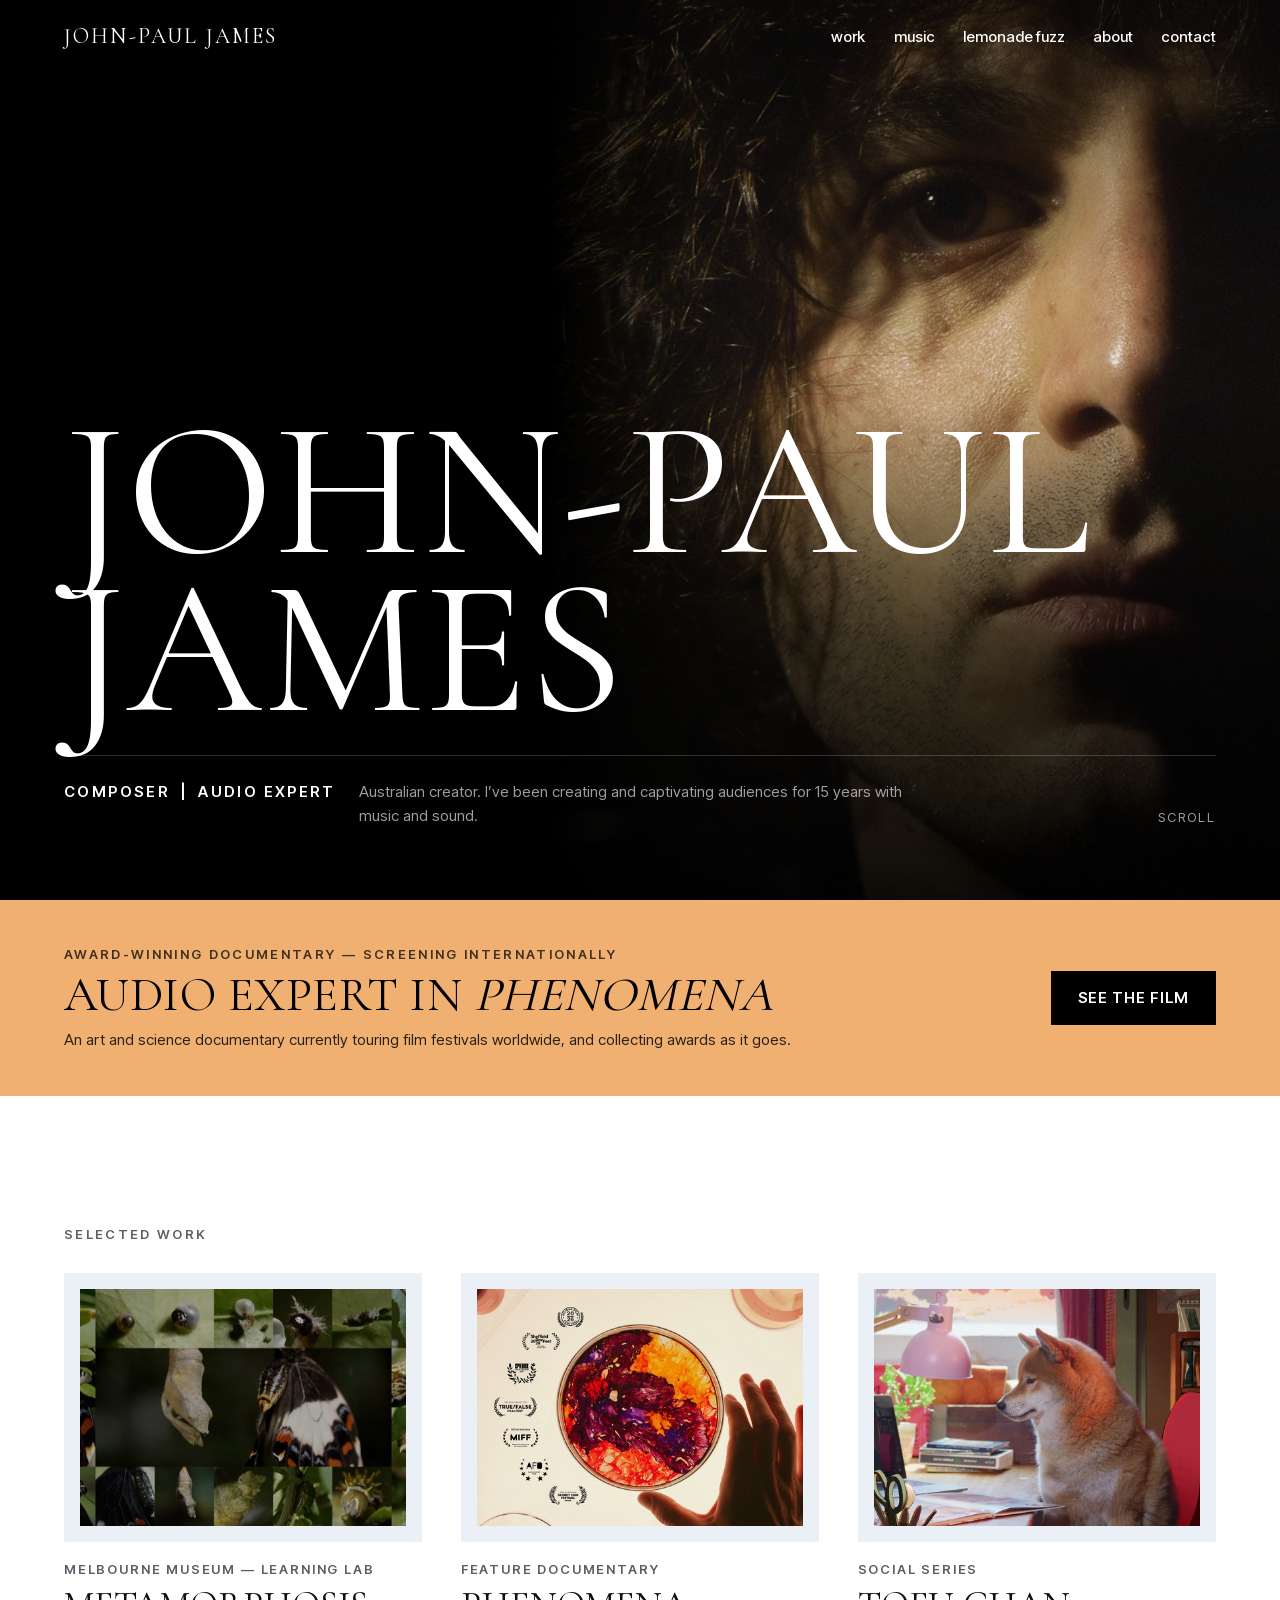
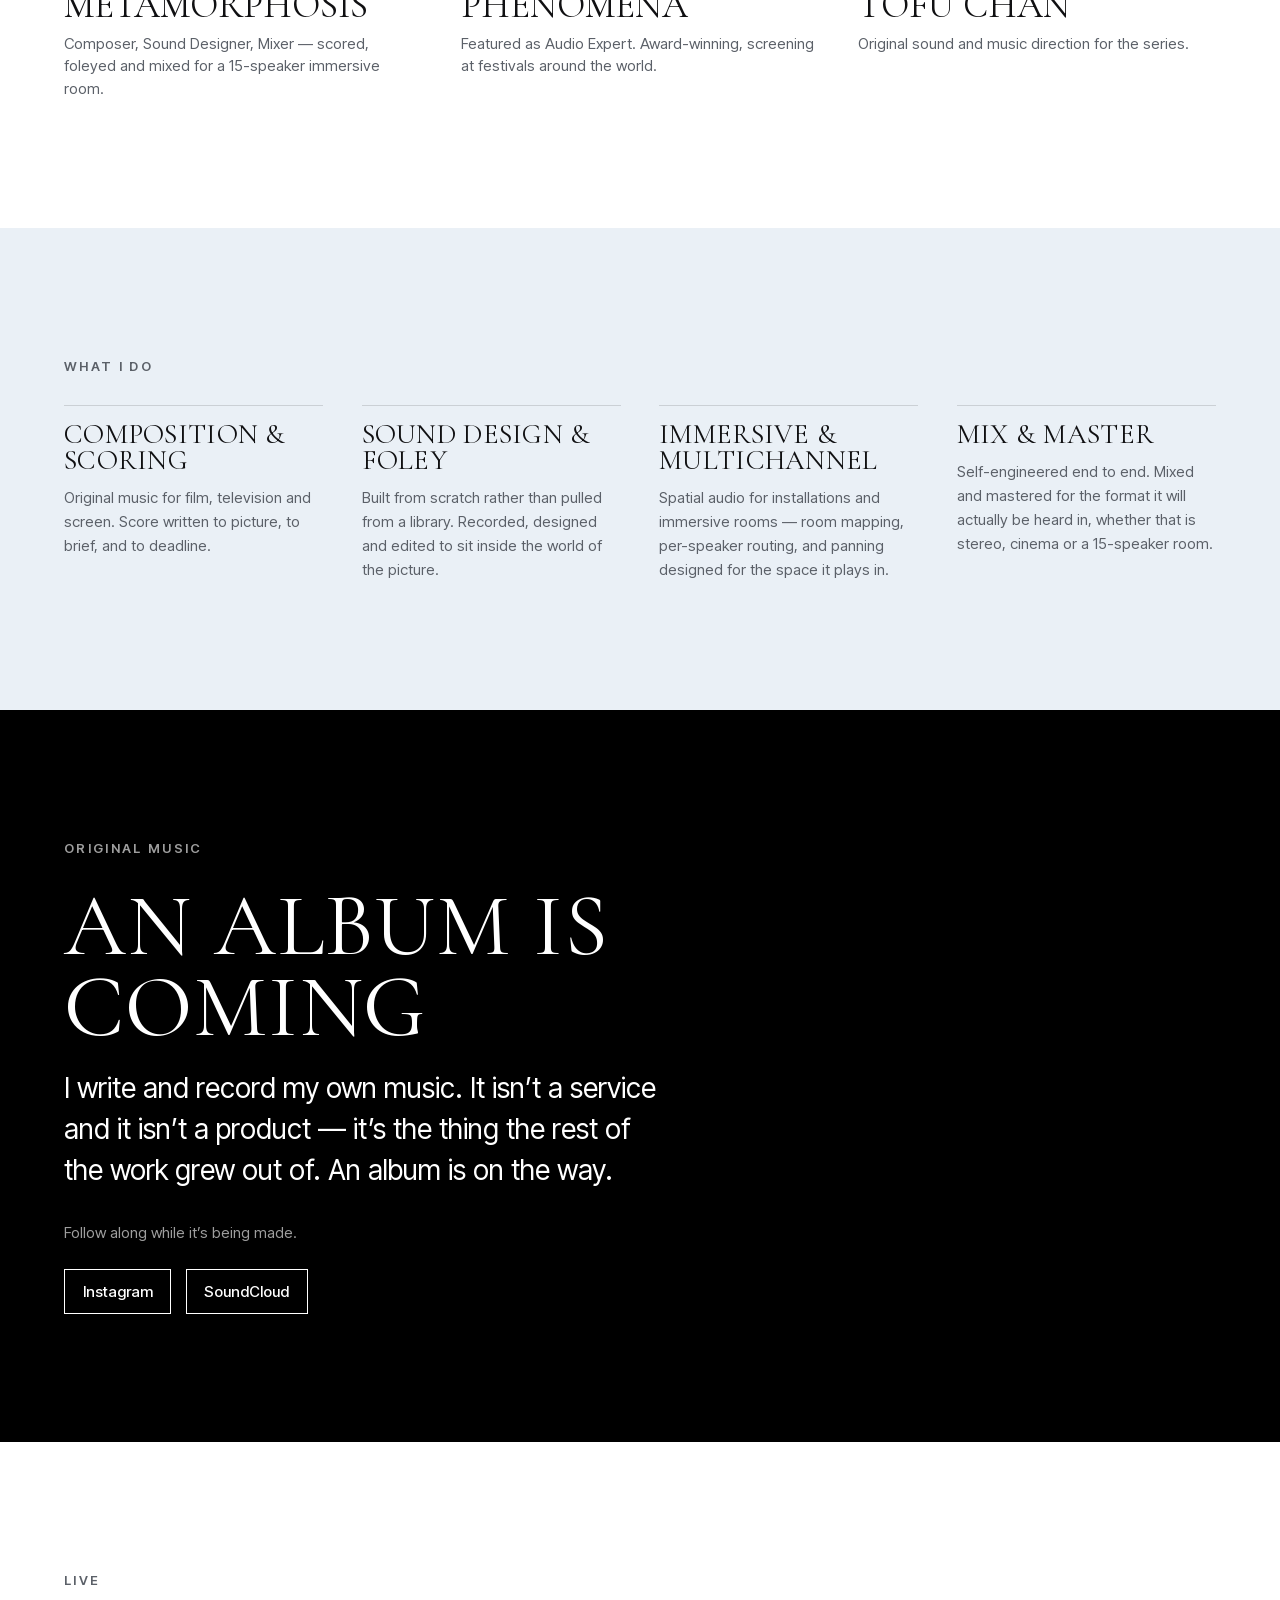
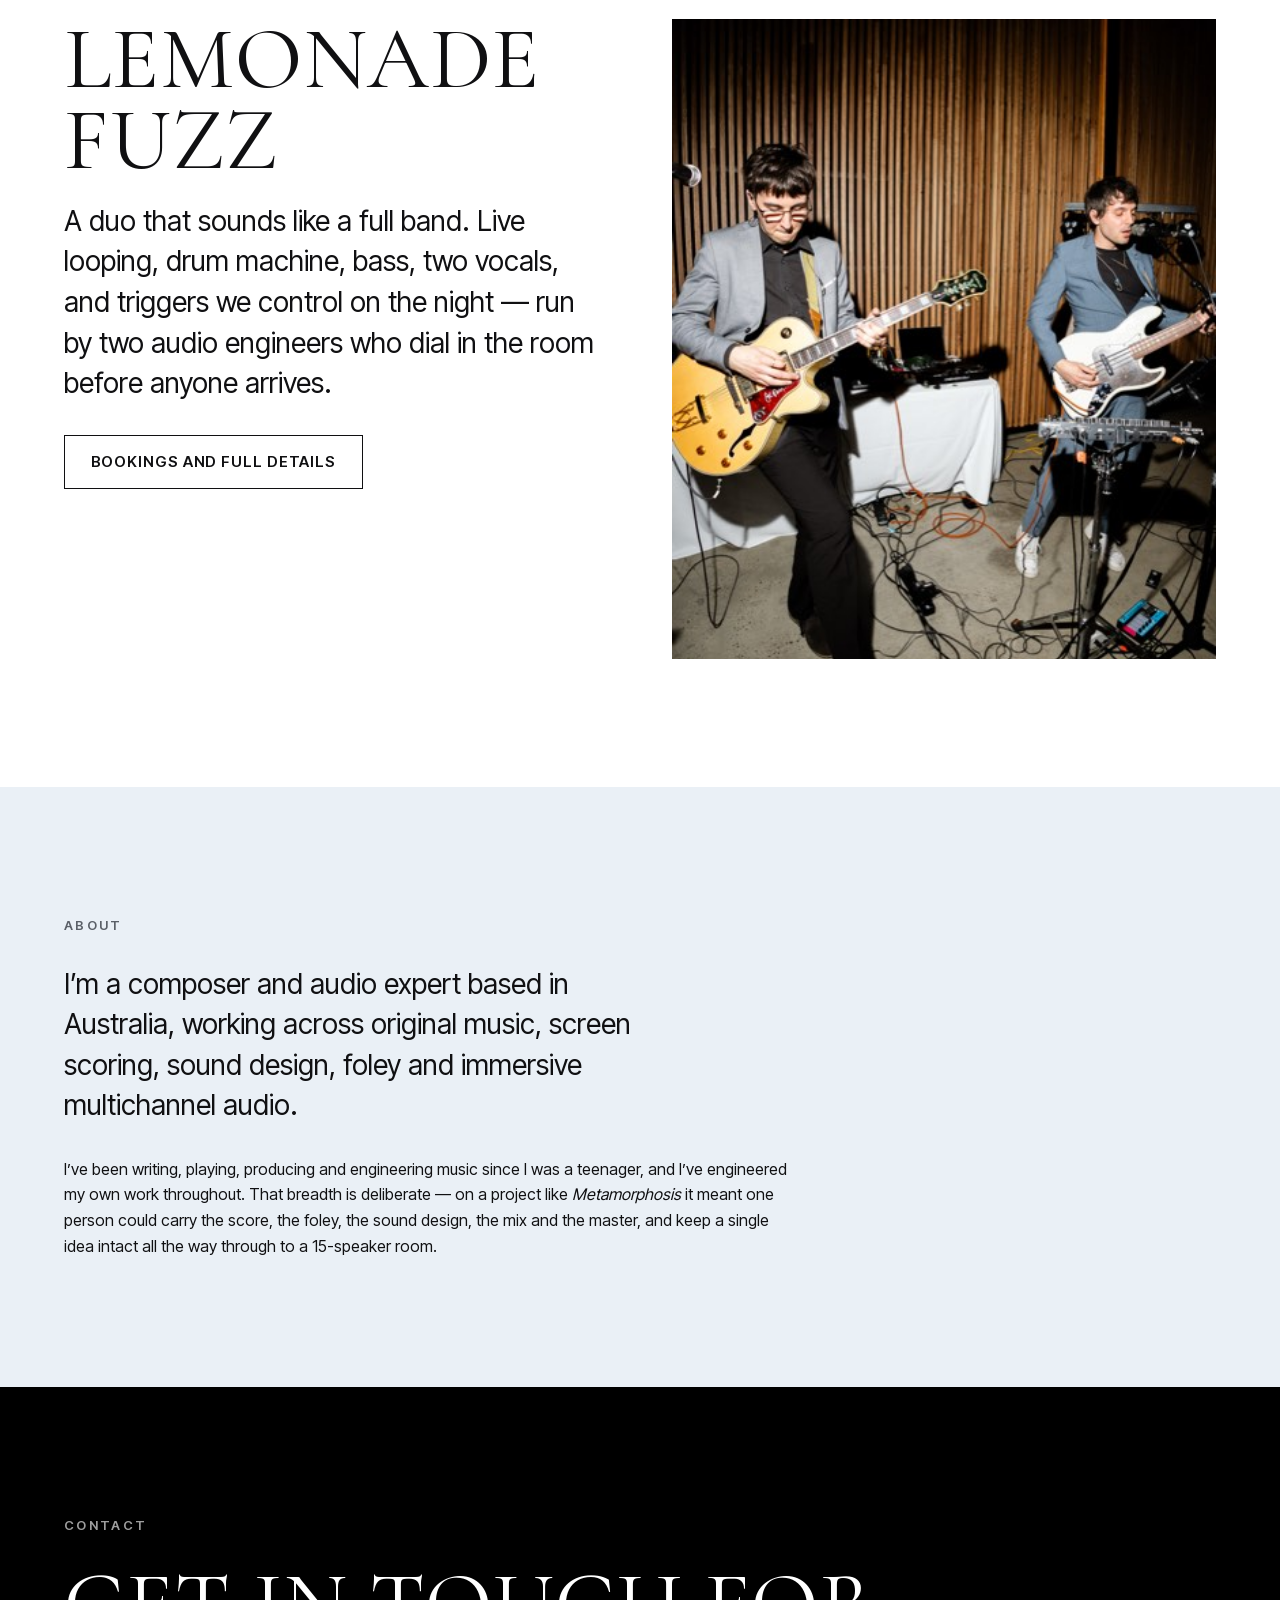
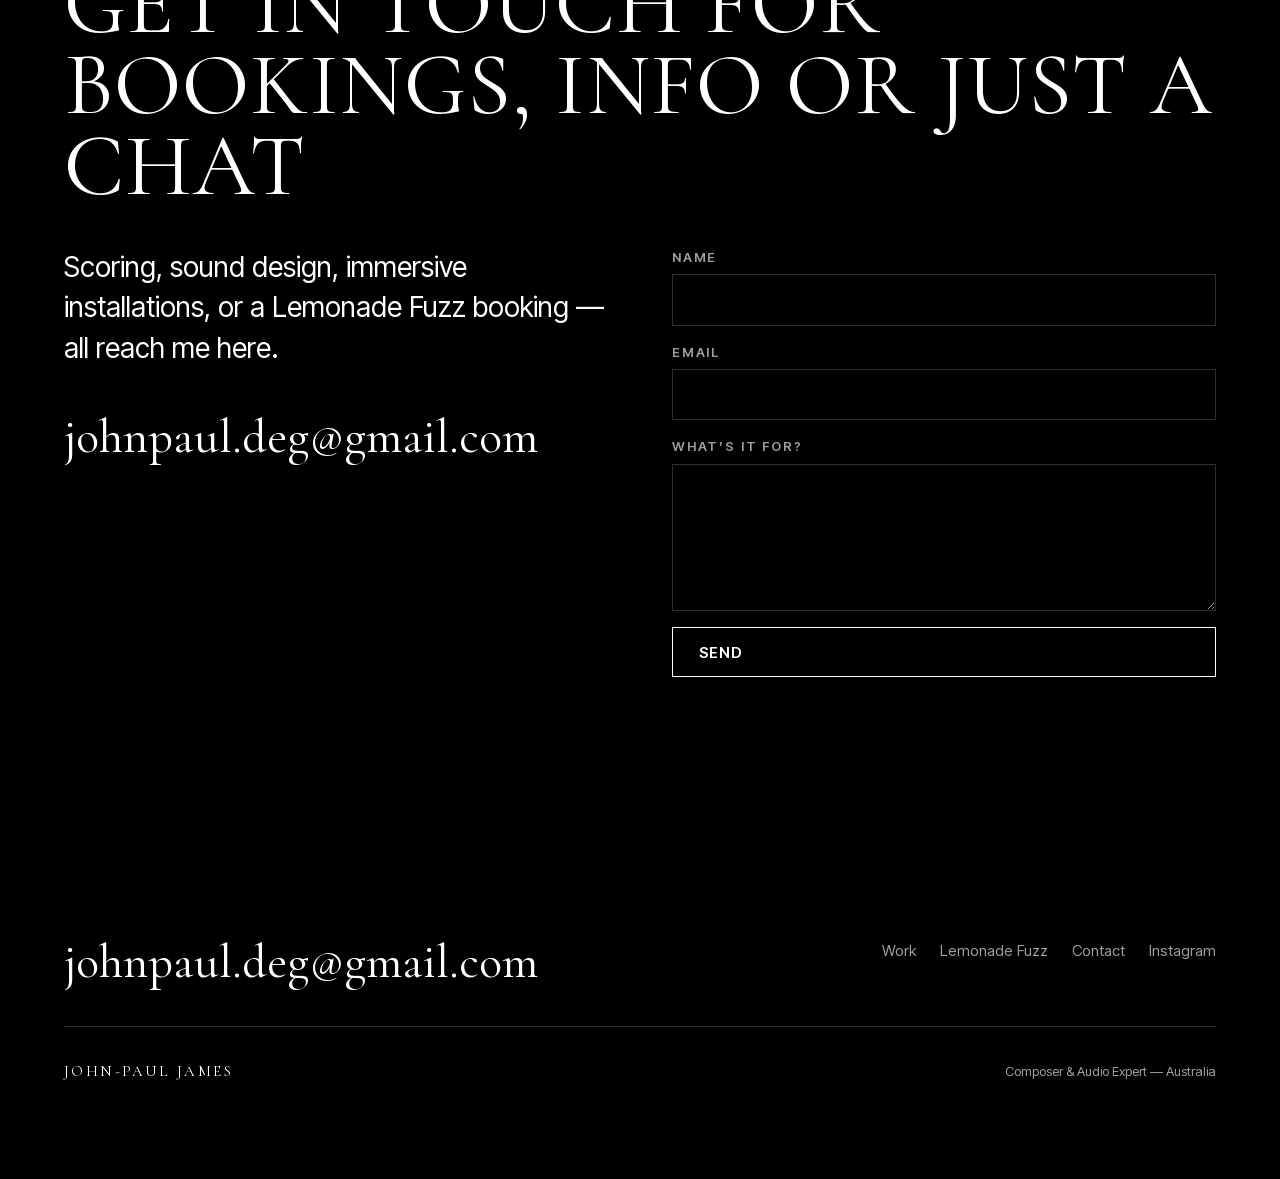
<file: index.html>
<!DOCTYPE html>
<html lang="en-AU">
<head>
<meta charset="utf-8">
<meta name="viewport" content="width=device-width, initial-scale=1">
<title>John-Paul James — Composer | Audio Expert</title>
<meta name="description" content="John-Paul James is an Australian composer and audio expert working in film scoring, sound design, foley and immersive multichannel audio. Composer, Sound Designer and Mixer on Metamorphosis at Melbourne Museum, and Audio Expert in the award-winning documentary Phenomena.">
<link rel="canonical" href="https://jpjames.com.au/">

<meta property="og:type" content="website">
<meta property="og:site_name" content="John-Paul James">
<meta property="og:title" content="John-Paul James — Composer | Audio Expert">
<meta property="og:description" content="Composition and scoring, sound design and foley, immersive multichannel audio, mix and master.">
<meta property="og:url" content="https://jpjames.com.au/">
<meta property="og:image" content="https://jpjames.com.au/og-default.jpg">
<meta name="twitter:card" content="summary_large_image">

<link rel="icon" href="favicon.svg" type="image/svg+xml">
<link rel="preload" href="cormorant-garamond-var.woff2" as="font" type="font/woff2" crossorigin>
<link rel="preload" href="inter-tight-var.woff2" as="font" type="font/woff2" crossorigin>
<link rel="stylesheet" href="site.css">

<script type="application/ld+json">
{
  "@context": "https://schema.org",
  "@type": "Person",
  "name": "John-Paul James",
  "url": "https://jpjames.com.au/",
  "email": "mailto:johnpaul.deg@gmail.com",
  "jobTitle": "Composer and Audio Expert",
  "description": "Australian composer and audio expert working across original music, film scoring, sound design, foley and immersive multichannel audio.",
  "address": { "@type": "PostalAddress", "addressCountry": "AU" },
  "knowsAbout": [
    "Film scoring",
    "Music composition",
    "Sound design",
    "Foley",
    "Spatial audio",
    "Multichannel audio",
    "Mixing",
    "Mastering"
  ]
}
</script>
</head>
<body>

<a class="skip-link" href="#main">Skip to content</a>

<header class="site-header">
  <div class="wrap">
    <a class="wordmark" href="index.html">John-Paul James</a>
    <button class="nav-toggle" type="button" aria-expanded="false" aria-controls="site-nav">Menu</button>
    <nav class="site-nav" id="site-nav" aria-label="Primary">
      <ul>
        <li><a href="#work">work</a></li>
        <li><a href="#music">music</a></li>
        <li><a href="lemonade-fuzz.html">lemonade fuzz</a></li>
        <li><a href="#about">about</a></li>
        <li><a href="#contact">contact</a></li>
      </ul>
    </nav>
  </div>
</header>

<main id="main">

  <!-- ===================== HERO ===================== -->
  <section class="hero">
    <div class="hero__media">
      <img src="hero-portrait-1000.jpg"
           srcset="hero-portrait-640.jpg 640w,
                   hero-portrait-1000.jpg 1000w,
                   hero-portrait-1600.jpg 1600w"
           sizes="100vw"
           alt="Portrait of John-Paul James, lit from one side against a dark background."
           fetchpriority="high" decoding="async">
    </div>
    <div class="wrap">
      <h1 class="hero__name"><span>John-Paul</span><span>James</span></h1>
      <div class="hero__meta">
        <p class="hero__title">Composer &nbsp;|&nbsp; Audio Expert</p>
        <p class="hero__line">Australian creator. I&rsquo;ve been creating and captivating audiences for 15 years with music and sound.</p>
      </div>
    </div>
    <a class="hero__scroll" href="#credibility">Scroll</a>
  </section>

  <!-- ===================== CREDIBILITY BAR ===================== -->
  <section class="credibility" id="credibility">
    <div class="wrap">
      <div class="credibility__text">
        <p class="credibility__eyebrow">Award-winning documentary &mdash; screening internationally</p>
        <h2 class="credibility__headline">Audio Expert in <em>Phenomena</em></h2>
        <p class="credibility__sub">An art and science documentary currently touring film festivals worldwide, and collecting awards as it goes.</p>
      </div>
      <a class="btn btn--solid" href="phenomena.html">See the film</a>
    </div>
  </section>

  <!-- ===================== SELECTED WORK ===================== -->
  <section class="section" id="work">
    <div class="wrap">
      <p class="section-label">Selected work</p>

      <ul class="work-grid">
        <li class="work-card">
          <a href="metamorphosis.html">
            <span class="work-card__media">
              <img src="metamorphosis-1000.jpg"
                   srcset="metamorphosis-640.jpg 640w,
                           metamorphosis-1000.jpg 1000w,
                           metamorphosis-1600.jpg 1600w"
                   sizes="(max-width: 860px) 100vw, 33vw"
                   alt="Key art for Metamorphosis: a grid of macro stills following the Orchard Swallowtail from egg through caterpillar and chrysalis to butterfly."
                   loading="lazy" decoding="async">
            </span>
            <span class="work-card__body">
              <span class="work-card__meta">Melbourne Museum &mdash; Learning Lab</span>
              <span class="work-card__title">Metamorphosis</span>
              <span class="work-card__role">Composer, Sound Designer, Mixer &mdash; scored, foleyed and mixed for a 15-speaker immersive room.</span>
            </span>
          </a>
        </li>

        <li class="work-card">
          <a href="phenomena.html">
            <span class="work-card__media">
              <img src="phenomena-1000.jpg"
                   srcset="phenomena-640.jpg 640w,
                           phenomena-1000.jpg 1000w,
                           phenomena-1280.jpg 1280w"
                   sizes="(max-width: 860px) 100vw, 33vw"
                   alt="Phenomena key art: a hand reaching towards a petri dish of swirling red, purple and orange chemical reaction, ringed with film festival laurels."
                   loading="lazy" decoding="async">
            </span>
            <span class="work-card__body">
              <span class="work-card__meta">Feature documentary</span>
              <span class="work-card__title">Phenomena</span>
              <span class="work-card__role">Featured as Audio Expert. Award-winning, screening at festivals around the world.</span>
            </span>
          </a>
        </li>

        <li class="work-card">
          <a href="tofu-chan.html">
            <span class="work-card__media">
              <img src="tofu-chan-1000.jpg"
                   srcset="tofu-chan-640.jpg 640w,
                           tofu-chan-1000.jpg 1000w,
                           tofu-chan-1280.jpg 1280w"
                   sizes="(max-width: 860px) 100vw, 33vw"
                   alt="Tofu Chan, a shiba inu, sitting at a sunlit desk beside a laptop and books in a lo-fi study scene."
                   loading="lazy" decoding="async">
            </span>
            <span class="work-card__body">
              <span class="work-card__meta">Social series</span>
              <span class="work-card__title">Tofu Chan</span>
              <span class="work-card__role">Original sound and music direction for the series.</span>
            </span>
          </a>
        </li>
      </ul>
    </div>
  </section>

  <!-- ===================== WHAT I DO ===================== -->
  <section class="section section--pale" id="services">
    <div class="wrap">
      <p class="section-label">What I do</p>
      <ul class="services">
        <li>
          <h3>Composition &amp; Scoring</h3>
          <p>Original music for film, television and screen. Score written to picture, to brief, and to deadline.</p>
        </li>
        <li>
          <h3>Sound Design &amp; Foley</h3>
          <p>Built from scratch rather than pulled from a library. Recorded, designed and edited to sit inside the world of the picture.</p>
        </li>
        <li>
          <h3>Immersive &amp; Multichannel</h3>
          <p>Spatial audio for installations and immersive rooms &mdash; room mapping, per-speaker routing, and panning designed for the space it plays in.</p>
        </li>
        <li>
          <h3>Mix &amp; Master</h3>
          <p>Self-engineered end to end. Mixed and mastered for the format it will actually be heard in, whether that is stereo, cinema or a 15-speaker room.</p>
        </li>
      </ul>
    </div>
  </section>

  <!-- ===================== ORIGINAL MUSIC ===================== -->
  <section class="section section--dark" id="music">
    <div class="wrap">
      <p class="section-label">Original music</p>
      <!-- No image for this section yet, so it runs as a single measured column
           rather than a two-column split with an empty half. -->
      <div class="stack">
        <h2 class="split__title">An album is coming</h2>
        <p class="lede">I write and record my own music. It isn&rsquo;t a service and it isn&rsquo;t a product &mdash; it&rsquo;s the thing the rest of the work grew out of. An album is on the way.</p>
        <p class="note">Follow along while it&rsquo;s being made.</p>
        <ul class="link-row">
          <li><a href="https://www.instagram.com/johnpaul_james_/" rel="noopener">Instagram</a></li>
          <li><a href="https://soundcloud.com/johnpauljames" rel="noopener">SoundCloud</a></li>
        </ul>
        <!-- TODO(JP): confirm the Instagram handle (taken from the Tofu Chan wiki). Send
             Spotify / Apple Music / Bandcamp links when they exist and they slot in here. -->
      </div>
    </div>
  </section>

  <!-- ===================== LEMONADE FUZZ ===================== -->
  <section class="section" id="lemonade-fuzz">
    <div class="wrap">
      <p class="section-label">Live</p>
      <div class="split">
        <div>
          <h2 class="split__title">Lemonade Fuzz</h2>
          <p class="lede">A duo that sounds like a full band. Live looping, drum machine, bass, two vocals, and triggers we control on the night &mdash; run by two audio engineers who dial in the room before anyone arrives.</p>
          <p><a class="btn" href="lemonade-fuzz.html">Bookings and full details</a></p>
        </div>
        <div>
          <img class="portrait-img"
               src="lemonade-fuzz-900.jpg"
               srcset="lemonade-fuzz-600.jpg 600w,
                       lemonade-fuzz-900.jpg 900w,
                       lemonade-fuzz-1400.jpg 1400w"
               sizes="(max-width: 860px) 100vw, 45vw"
               alt="Lemonade Fuzz playing live: one member on hollow-body guitar, the other on bass, with pedalboards and cabling across the floor."
               loading="lazy" decoding="async">
        </div>
      </div>
    </div>
  </section>

  <!-- ===================== ABOUT ===================== -->
  <section class="section section--pale" id="about">
    <div class="wrap">
      <p class="section-label">About</p>
      <!-- TODO(JP): replace or extend this bio if you'd rather write it yourself.
           A second portrait would turn this back into a .split — the hero photo is
           deliberately not reused here, since seeing the same shot twice on one page
           reads as a shortage of material. -->
      <div class="stack">
        <p class="lede">I&rsquo;m a composer and audio expert based in Australia, working across original music, screen scoring, sound design, foley and immersive multichannel audio.</p>
        <p>I&rsquo;ve been writing, playing, producing and engineering music since I was a teenager, and I&rsquo;ve engineered my own work throughout. That breadth is deliberate &mdash; on a project like <em>Metamorphosis</em> it meant one person could carry the score, the foley, the sound design, the mix and the master, and keep a single idea intact all the way through to a 15-speaker room.</p>
      </div>
    </div>
  </section>

  <!-- ===================== CONTACT ===================== -->
  <section class="section section--dark" id="contact">
    <div class="wrap">
      <p class="section-label">Contact</p>
      <h2 class="split__title">Get in touch for bookings, info or just a chat</h2>

      <div class="split split--contact">
        <div>
          <p class="lede">Scoring, sound design, immersive installations, or a Lemonade Fuzz booking &mdash; all reach me here.</p>
          <p><a class="contact-email" href="mailto:johnpaul.deg@gmail.com">johnpaul.deg@gmail.com</a></p>
        </div>

        <!-- FormSubmit needs no account or API key: submissions post to this address,
             which is already published above. site.js upgrades it to the /ajax/
             endpoint so the reply appears inline; without JS the plain POST still
             works and FormSubmit shows its own confirmation page. -->
        <form class="contact-form"
              action="https://formsubmit.co/johnpaul.deg@gmail.com"
              method="POST"
              data-ajax-action="https://formsubmit.co/ajax/johnpaul.deg@gmail.com">
          <input type="hidden" name="_subject" value="Enquiry from jpjames.com.au">
          <input type="hidden" name="_captcha" value="false">
          <input type="hidden" name="_template" value="table">
          <!-- Spam trap: real people never fill this in. -->
          <input type="text" name="_honey" tabindex="-1" autocomplete="off" aria-hidden="true" class="visually-hidden">

          <label>
            <span>Name</span>
            <input type="text" name="name" autocomplete="name" required>
          </label>
          <label>
            <span>Email</span>
            <input type="email" name="email" autocomplete="email" required>
          </label>
          <label>
            <span>What&rsquo;s it for?</span>
            <textarea name="message" rows="5" required></textarea>
          </label>
          <button class="btn" type="submit">Send</button>
          <p class="form-status" role="status" aria-live="polite"></p>
        </form>
      </div>
    </div>
  </section>

</main>

<footer class="site-footer">
  <div class="wrap">
    <div class="site-footer__top">
      <a class="site-footer__email" href="mailto:johnpaul.deg@gmail.com">johnpaul.deg@gmail.com</a>
      <ul class="footer-links">
        <li><a href="#work">Work</a></li>
        <li><a href="lemonade-fuzz.html">Lemonade Fuzz</a></li>
        <li><a href="#contact">Contact</a></li>
        <li><a href="https://www.instagram.com/johnpaul_james_/" rel="noopener">Instagram</a></li>
      </ul>
    </div>
    <div class="site-footer__bottom">
      <span class="site-footer__name">John-Paul James</span>
      <span>Composer &amp; Audio Expert &mdash; Australia</span>
    </div>
  </div>
</footer>

<script src="site.js"></script>
</body>
</html>
</file>
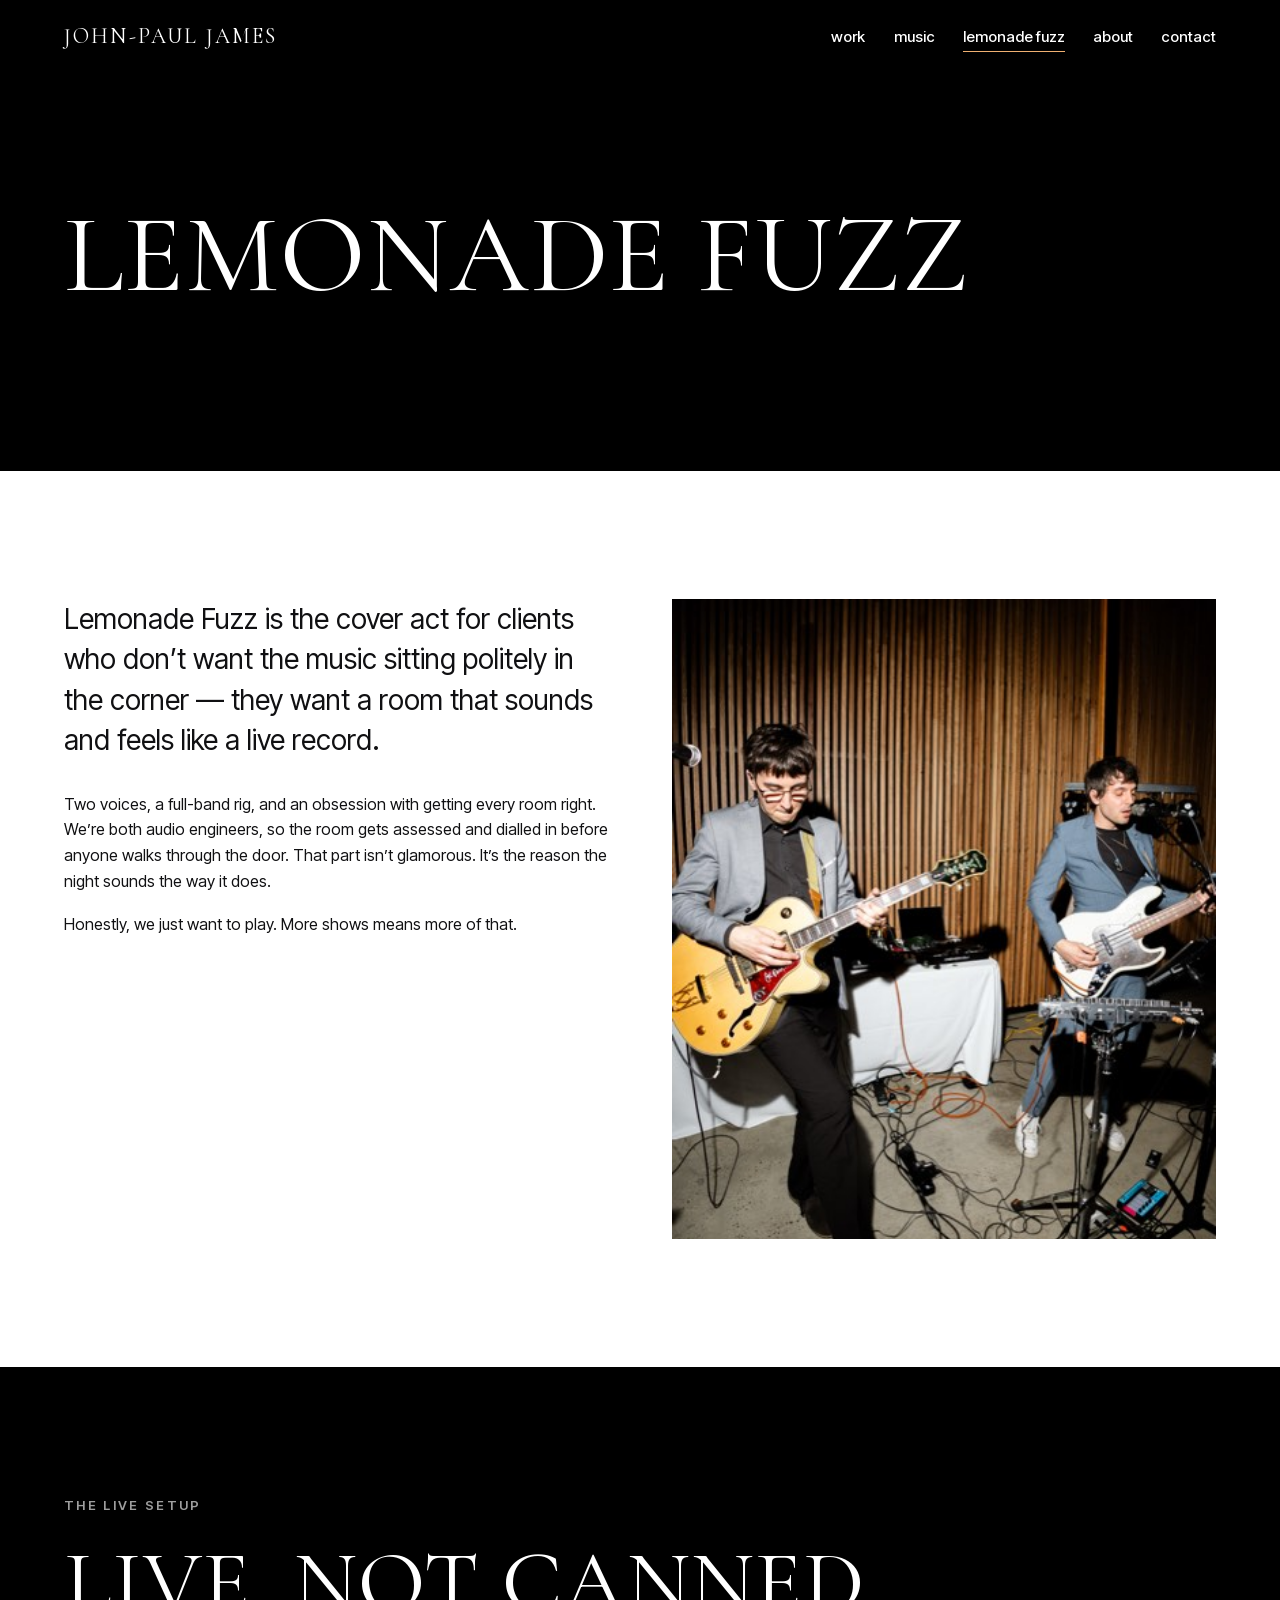
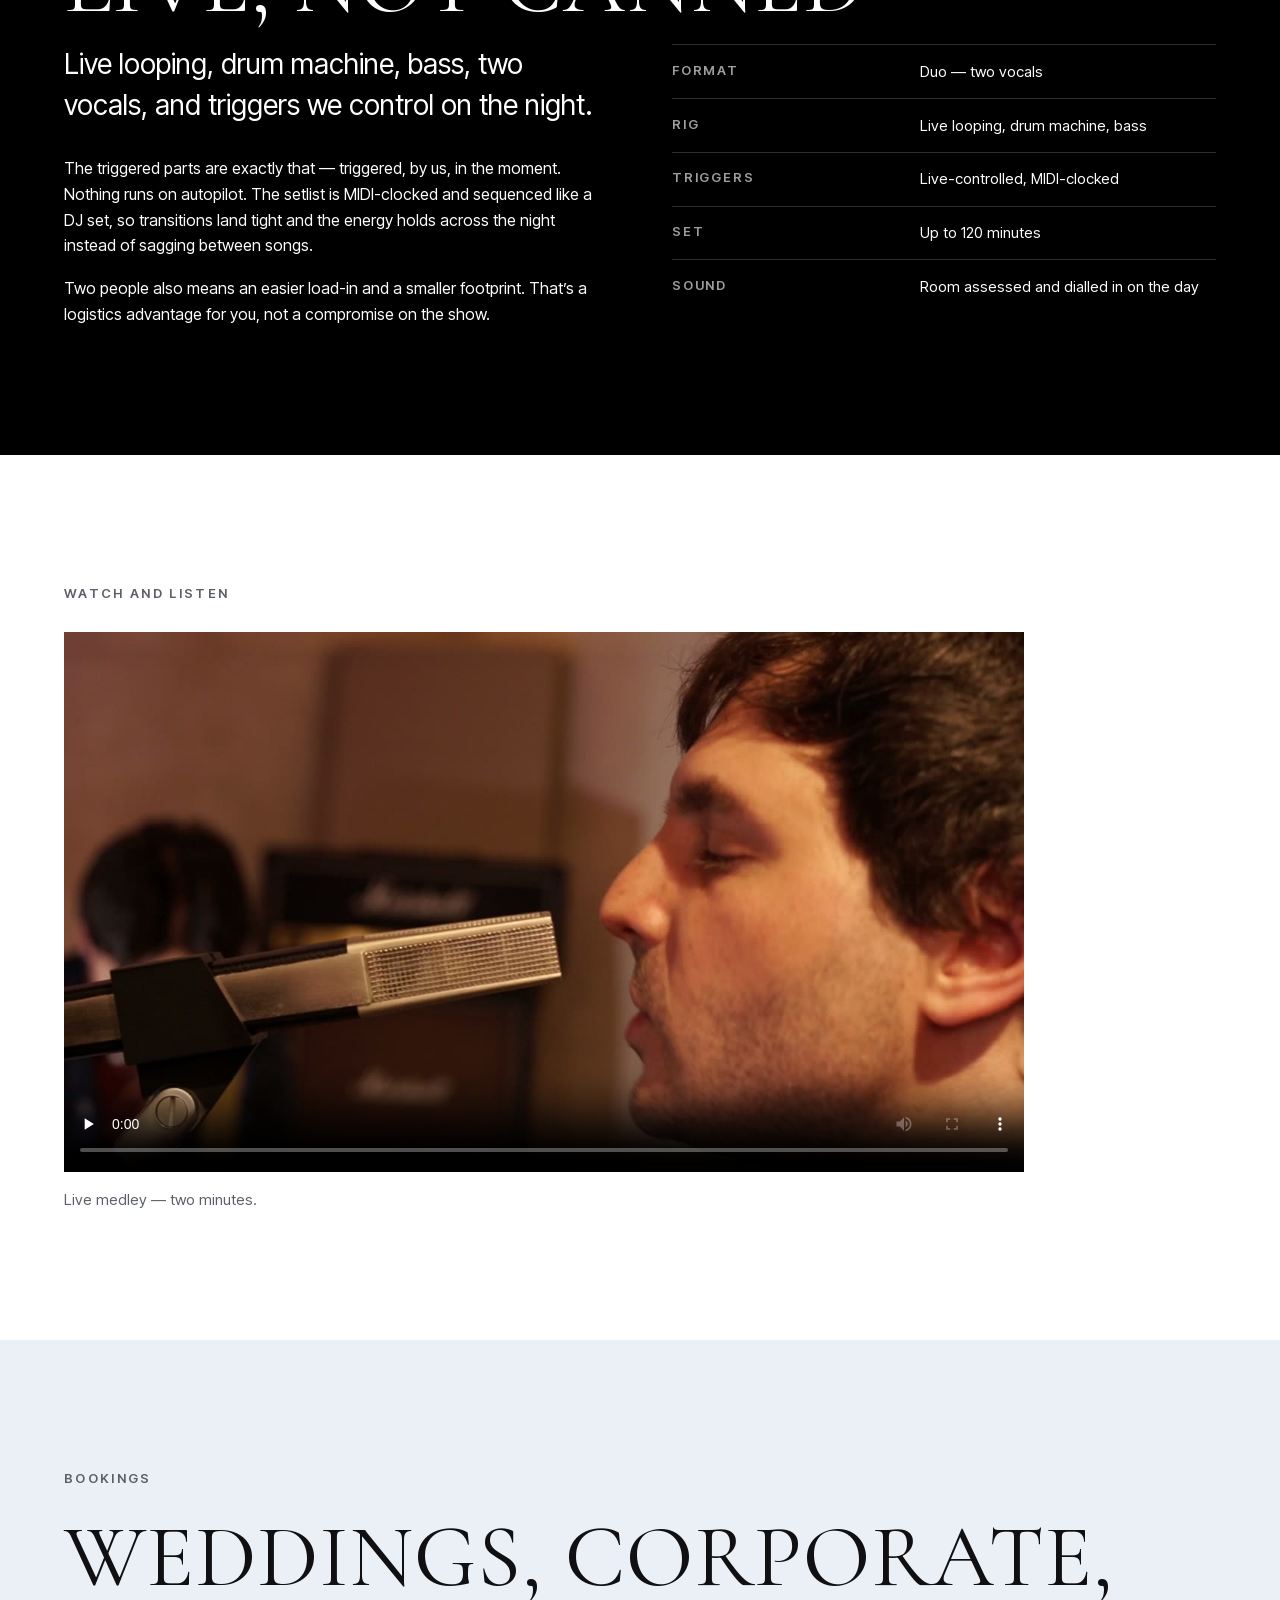
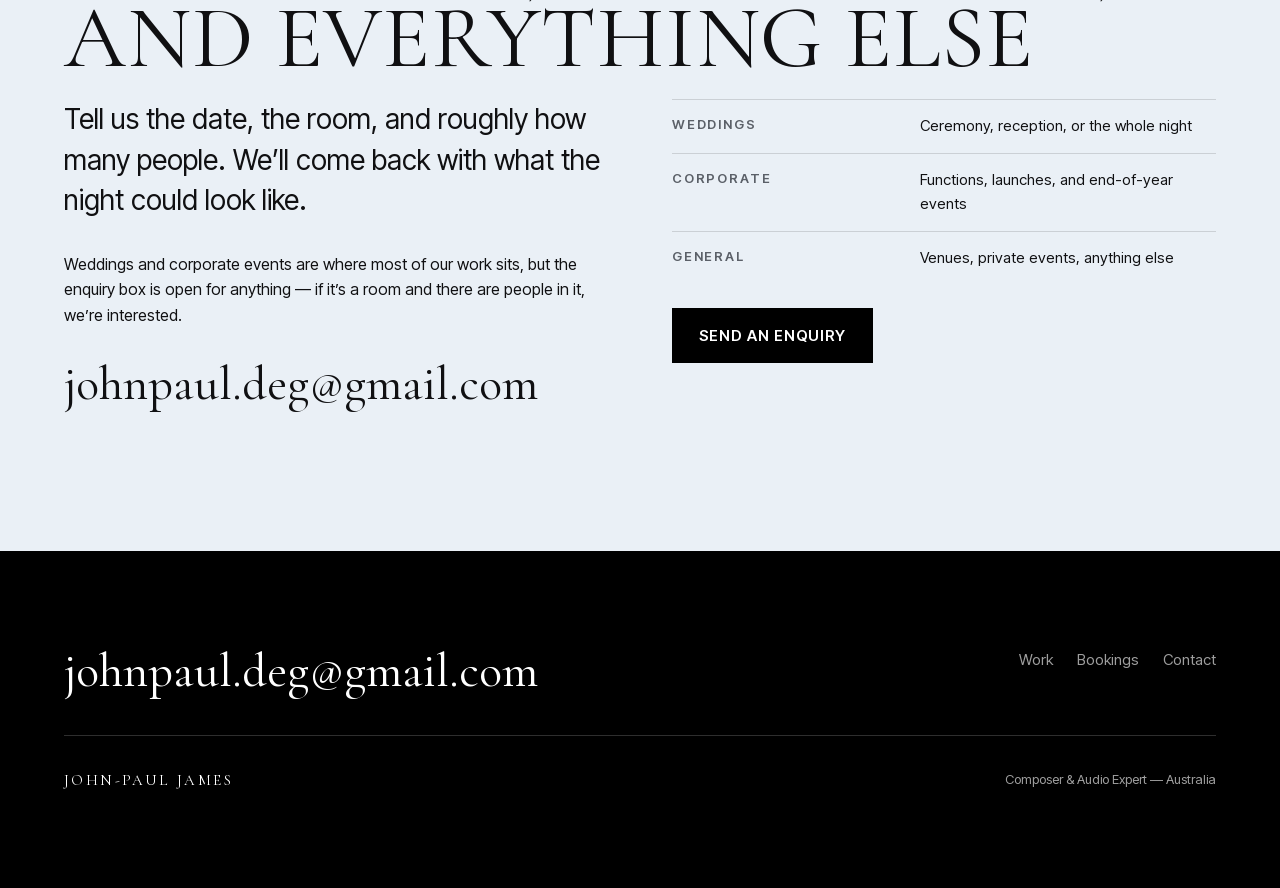
<file: lemonade-fuzz.html>
<!DOCTYPE html>
<html lang="en-AU">
<head>
<meta charset="utf-8">
<meta name="viewport" content="width=device-width, initial-scale=1">
<title>Lemonade Fuzz — Two People. Full Band Sound.</title>
<meta name="description" content="Lemonade Fuzz is an Adelaide duo with a full-band live setup — live looping, drum machine, bass, two vocals, and live-controlled triggers. Weddings, corporate events, and general bookings.">
<link rel="canonical" href="https://jpjames.com.au/lemonade-fuzz.html">

<meta property="og:type" content="website">
<meta property="og:site_name" content="John-Paul James">
<meta property="og:title" content="Lemonade Fuzz — Two People. Full Band Sound.">
<meta property="og:description" content="A duo with a full-band live setup, run by two audio engineers who dial in the room before anyone arrives.">
<meta property="og:url" content="https://jpjames.com.au/lemonade-fuzz.html">
<meta property="og:image" content="https://jpjames.com.au/og-lemonade-fuzz.jpg">
<meta name="twitter:card" content="summary_large_image">

<link rel="icon" href="favicon.svg" type="image/svg+xml">
<link rel="preload" href="cormorant-garamond-var.woff2" as="font" type="font/woff2" crossorigin>
<link rel="preload" href="inter-tight-var.woff2" as="font" type="font/woff2" crossorigin>
<link rel="stylesheet" href="site.css">
</head>
<body class="page--lf">

<a class="skip-link" href="#main">Skip to content</a>

<header class="site-header is-stuck">
  <div class="wrap">
    <a class="wordmark" href="index.html">John-Paul James</a>
    <button class="nav-toggle" type="button" aria-expanded="false" aria-controls="site-nav">Menu</button>
    <nav class="site-nav" id="site-nav" aria-label="Primary">
      <ul>
        <li><a href="index.html#work">work</a></li>
        <li><a href="index.html#music">music</a></li>
        <li><a href="lemonade-fuzz.html" aria-current="page">lemonade fuzz</a></li>
        <li><a href="index.html#about">about</a></li>
        <li><a href="index.html#contact">contact</a></li>
      </ul>
    </nav>
  </div>
</header>

<main id="main">

  <section class="project-hero project-hero--lf">
    <div class="wrap">
      <p class="project-hero__eyebrow">Adelaide duo</p>
      <h1 class="project-hero__title">Lemonade Fuzz</h1>
      <p class="project-hero__role">Two People. Full Band Sound.</p>
    </div>
  </section>

  <section class="section">
    <div class="wrap">
      <div class="split">
        <div>
          <p class="lede">Lemonade Fuzz is the cover act for clients who don&rsquo;t want the music sitting politely in the corner &mdash; they want a room that sounds and feels like a live record.</p>
          <p>Two voices, a full-band rig, and an obsession with getting every room right. We&rsquo;re both audio engineers, so the room gets assessed and dialled in before anyone walks through the door. That part isn&rsquo;t glamorous. It&rsquo;s the reason the night sounds the way it does.</p>
          <p>Honestly, we just want to play. More shows means more of that.</p>
        </div>
        <div>
          <img class="portrait-img"
               src="lemonade-fuzz-900.jpg"
               srcset="lemonade-fuzz-600.jpg 600w,
                       lemonade-fuzz-900.jpg 900w,
                       lemonade-fuzz-1400.jpg 1400w"
               sizes="(max-width: 860px) 100vw, 45vw"
               alt="Lemonade Fuzz playing live: one member on hollow-body guitar, the other on bass, with pedalboards and cabling across the floor."
               loading="lazy" decoding="async">
        </div>
      </div>
    </div>
  </section>


  <section class="section section--dark">
    <div class="wrap">
      <p class="section-label">The live setup</p>
      <h2 class="split__title">Live, Not Canned</h2>

      <div class="split">
        <div>
          <p class="lede">Live looping, drum machine, bass, two vocals, and triggers we control on the night.</p>
          <p>The triggered parts are exactly that &mdash; triggered, by us, in the moment. Nothing runs on autopilot. The setlist is MIDI-clocked and sequenced like a DJ set, so transitions land tight and the energy holds across the night instead of sagging between songs.</p>
          <p>Two people also means an easier load-in and a smaller footprint. That&rsquo;s a logistics advantage for you, not a compromise on the show.</p>
        </div>
        <div>
          <ul class="spec-list">
            <li><span>Format</span><span>Duo &mdash; two vocals</span></li>
            <li><span>Rig</span><span>Live looping, drum machine, bass</span></li>
            <li><span>Triggers</span><span>Live-controlled, MIDI-clocked</span></li>
            <li><span>Set</span><span>Up to 120 minutes</span></li>
            <li><span>Sound</span><span>Room assessed and dialled in on the day</span></li>
          </ul>
        </div>
      </div>
    </div>
  </section>

  <section class="section">
    <div class="wrap">
      <p class="section-label">Watch and listen</p>
      <!-- Self-hosted rather than embedded: there's no YouTube upload for this one.
           Re-encoded to 720p / 28MB with faststart, so it begins playing before the
           whole file has downloaded. preload="none" keeps it off the wire until
           someone actually presses play. -->
      <video class="video-player"
             controls
             preload="none"
             playsinline
             poster="lemonade-fuzz-poster-1280.jpg"
             width="1280" height="720">
        <source src="lemonade-fuzz-medley.mp4" type="video/mp4">
        <p>Your browser can&rsquo;t play this video.
           <a href="lemonade-fuzz-medley.mp4">Download it instead</a>.</p>
      </video>
      <p class="note" style="margin-top:1rem">Live medley &mdash; two minutes.</p>
    </div>
  </section>

  <section class="section section--pale" id="bookings">
    <div class="wrap">
      <p class="section-label">Bookings</p>
      <h2 class="split__title">Weddings, Corporate, and Everything Else</h2>

      <div class="split">
        <div>
          <p class="lede">Tell us the date, the room, and roughly how many people. We&rsquo;ll come back with what the night could look like.</p>
          <p>Weddings and corporate events are where most of our work sits, but the enquiry box is open for anything &mdash; if it&rsquo;s a room and there are people in it, we&rsquo;re interested.</p>
          <p><a class="contact-email" href="mailto:johnpaul.deg@gmail.com?subject=Lemonade%20Fuzz%20booking%20enquiry">johnpaul.deg@gmail.com</a></p>
        </div>
        <div>
          <ul class="spec-list">
            <li><span>Weddings</span><span>Ceremony, reception, or the whole night</span></li>
            <li><span>Corporate</span><span>Functions, launches, and end-of-year events</span></li>
            <li><span>General</span><span>Venues, private events, anything else</span></li>
          </ul>
          <p style="margin-top:1.5rem">
            <a class="btn btn--solid" href="mailto:johnpaul.deg@gmail.com?subject=Lemonade%20Fuzz%20booking%20enquiry">Send an enquiry</a>
          </p>
        </div>
      </div>
    </div>
  </section>

</main>

<footer class="site-footer">
  <div class="wrap">
    <div class="site-footer__top">
      <a class="site-footer__email" href="mailto:johnpaul.deg@gmail.com">johnpaul.deg@gmail.com</a>
      <ul class="footer-links">
        <li><a href="index.html#work">Work</a></li>
        <li><a href="#bookings">Bookings</a></li>
        <li><a href="index.html#contact">Contact</a></li>
      </ul>
    </div>
    <div class="site-footer__bottom">
      <span class="site-footer__name">John-Paul James</span>
      <span>Composer &amp; Audio Expert &mdash; Australia</span>
    </div>
  </div>
</footer>

<script src="site.js"></script>
</body>
</html>
</file>
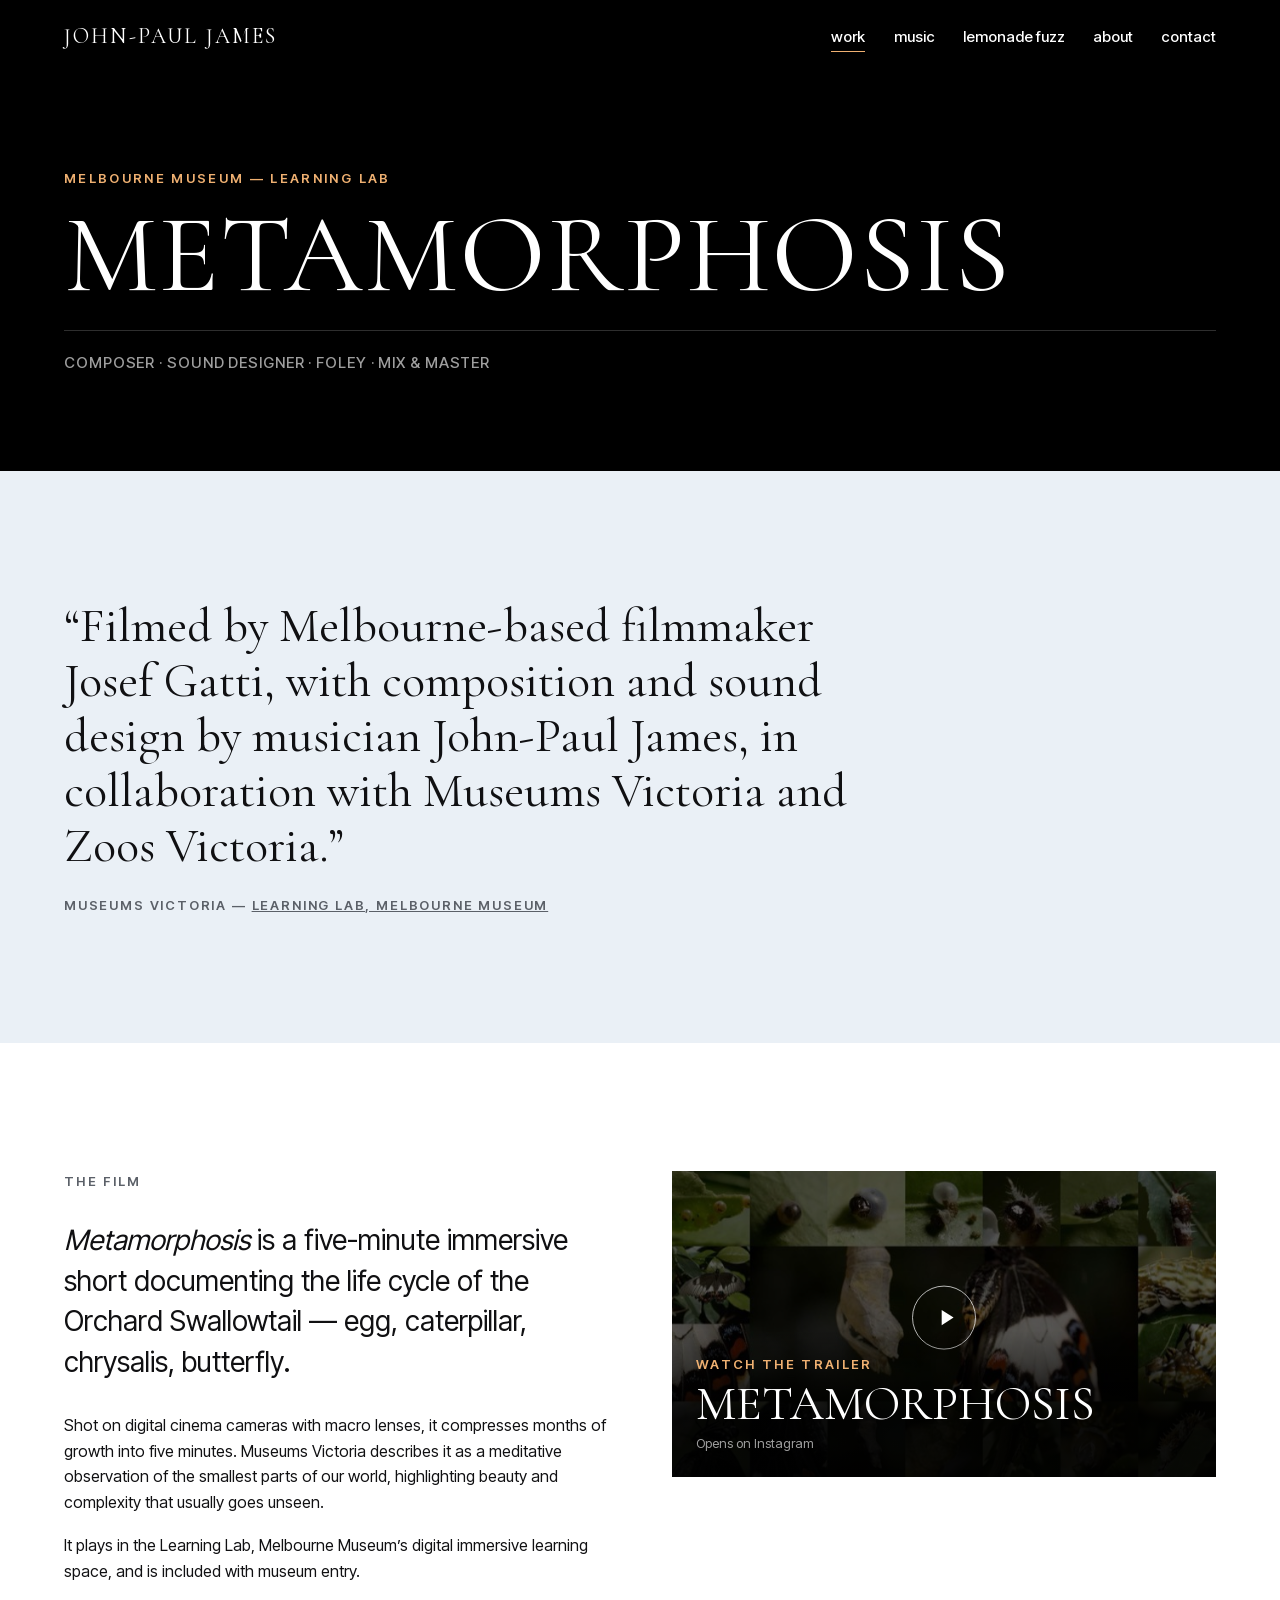
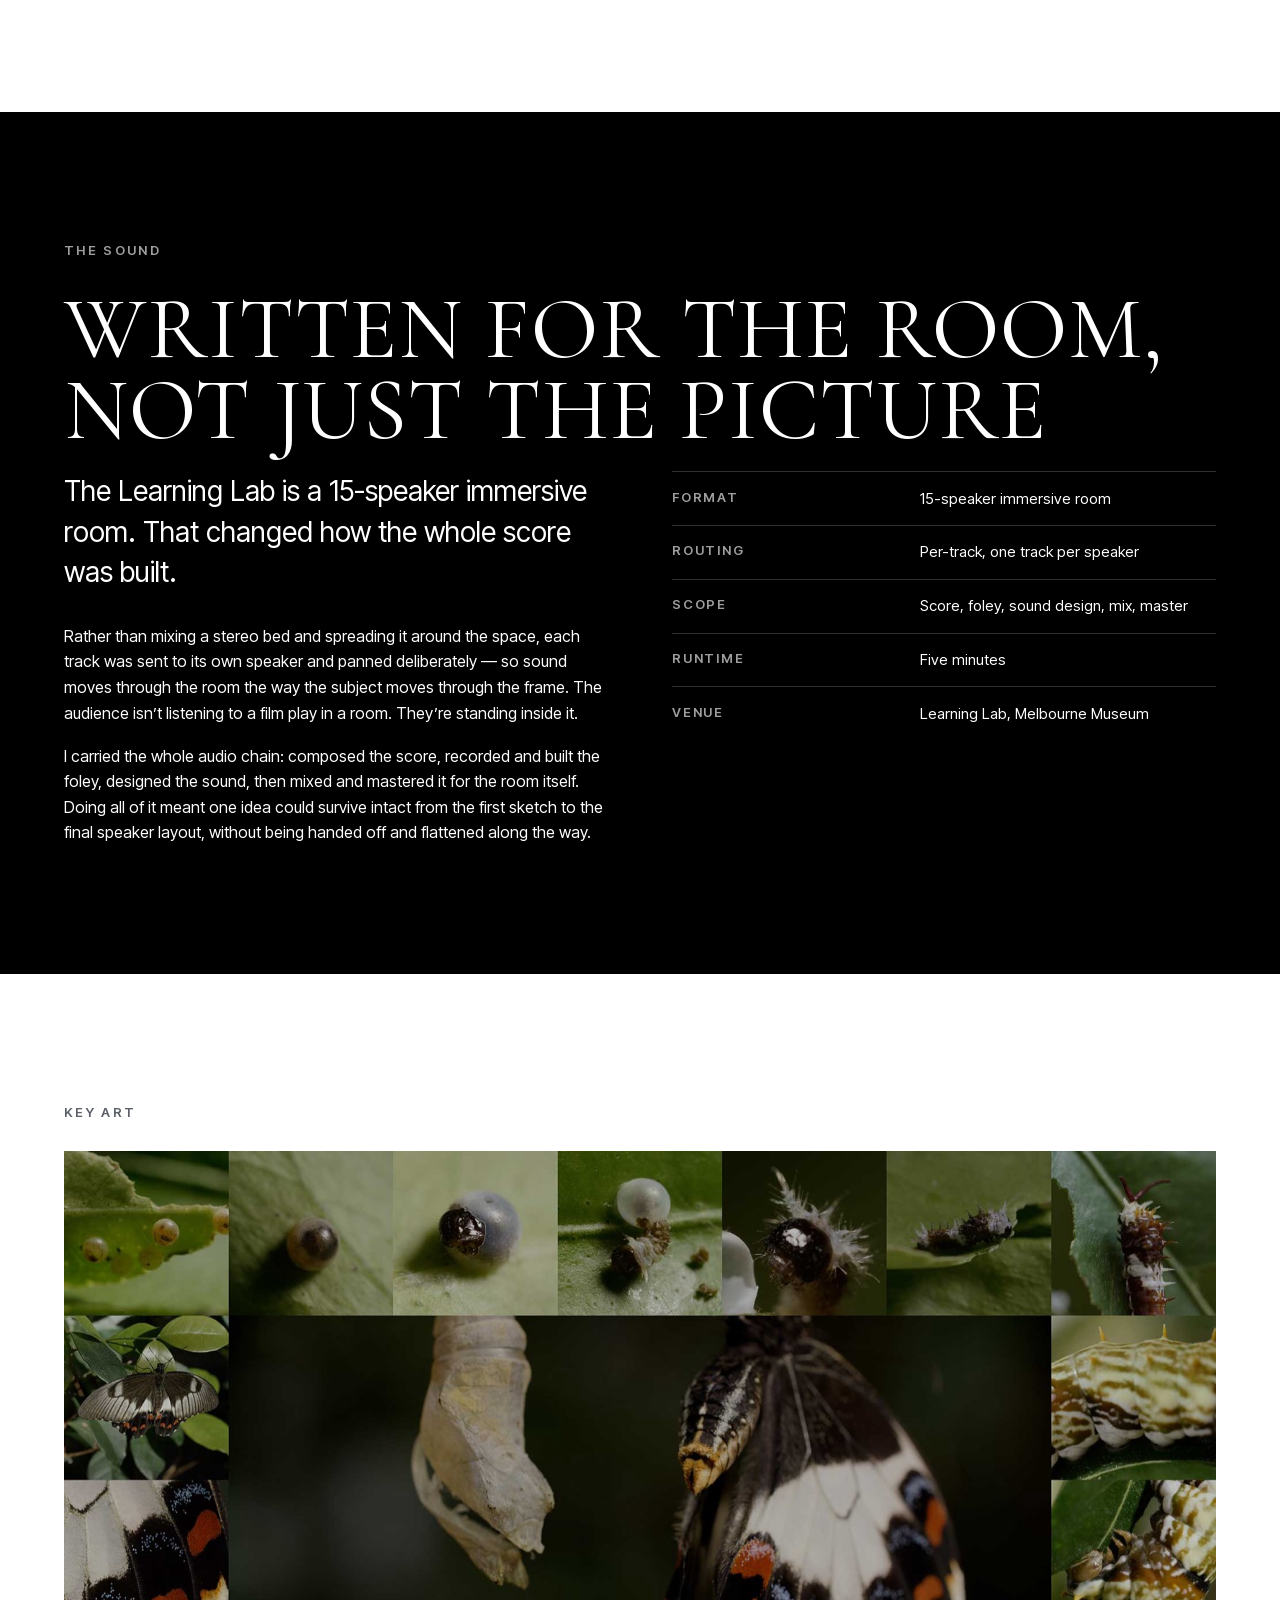
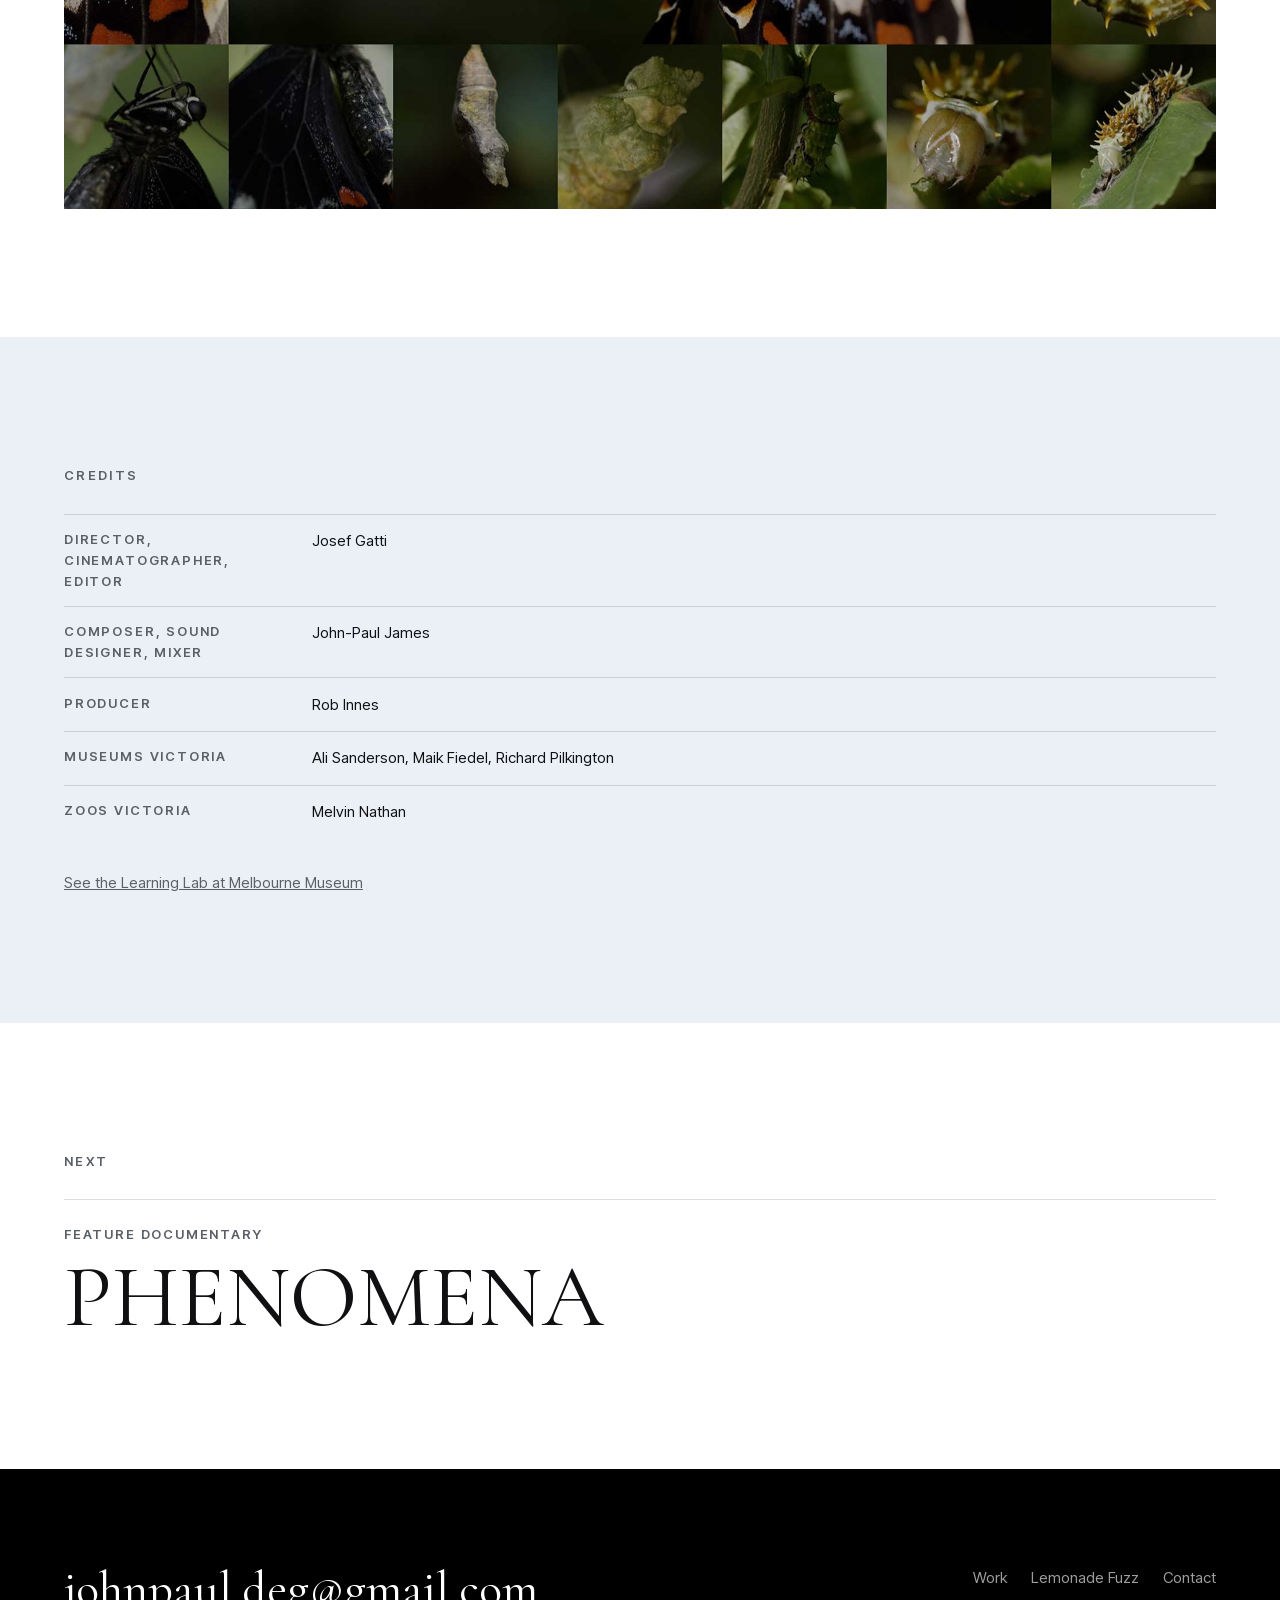
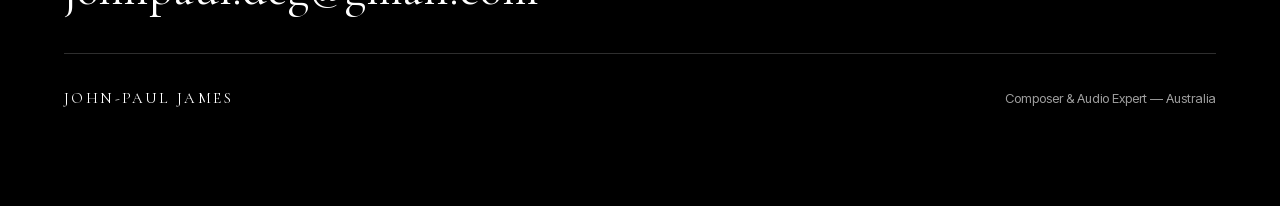
<file: metamorphosis.html>
<!DOCTYPE html>
<html lang="en-AU">
<head>
<meta charset="utf-8">
<meta name="viewport" content="width=device-width, initial-scale=1">
<title>Metamorphosis — Melbourne Museum | John-Paul James</title>
<meta name="description" content="Composer, Sound Designer and Mixer on Metamorphosis, an immersive short film showing in Melbourne Museum's Learning Lab. Score, foley and sound design routed across a 15-speaker immersive room.">
<link rel="canonical" href="https://jpjames.com.au/metamorphosis.html">

<meta property="og:type" content="article">
<meta property="og:site_name" content="John-Paul James">
<meta property="og:title" content="Metamorphosis — Melbourne Museum">
<meta property="og:description" content="Score, foley, sound design, mix and master for a 15-speaker immersive room at Melbourne Museum.">
<meta property="og:url" content="https://jpjames.com.au/metamorphosis.html">
<meta property="og:image" content="https://jpjames.com.au/og-metamorphosis.jpg">
<meta name="twitter:card" content="summary_large_image">

<link rel="icon" href="favicon.svg" type="image/svg+xml">
<link rel="preload" href="cormorant-garamond-var.woff2" as="font" type="font/woff2" crossorigin>
<link rel="preload" href="inter-tight-var.woff2" as="font" type="font/woff2" crossorigin>
<link rel="stylesheet" href="site.css">
</head>
<body>

<a class="skip-link" href="#main">Skip to content</a>

<header class="site-header is-stuck">
  <div class="wrap">
    <a class="wordmark" href="index.html">John-Paul James</a>
    <button class="nav-toggle" type="button" aria-expanded="false" aria-controls="site-nav">Menu</button>
    <nav class="site-nav" id="site-nav" aria-label="Primary">
      <ul>
        <li><a href="index.html#work" aria-current="page">work</a></li>
        <li><a href="index.html#music">music</a></li>
        <li><a href="lemonade-fuzz.html">lemonade fuzz</a></li>
        <li><a href="index.html#about">about</a></li>
        <li><a href="index.html#contact">contact</a></li>
      </ul>
    </nav>
  </div>
</header>

<main id="main">

  <section class="project-hero">
    <div class="wrap">
      <p class="project-hero__eyebrow">Melbourne Museum &mdash; Learning Lab</p>
      <h1 class="project-hero__title">Metamorphosis</h1>
      <p class="project-hero__role">Composer &middot; Sound Designer &middot; Foley &middot; Mix &amp; Master</p>
    </div>
  </section>

  <!-- The verifiable third-party credit does the heavy lifting, so it goes first. -->
  <section class="section section--pale">
    <div class="wrap">
      <blockquote class="credit-quote">
        <p>&ldquo;Filmed by Melbourne-based filmmaker Josef Gatti, with composition and sound design by musician John-Paul James, in collaboration with Museums Victoria and Zoos Victoria.&rdquo;</p>
        <cite>Museums Victoria &mdash;
          <a href="https://museumsvictoria.com.au/melbournemuseum/whats-on/learning-lab/" rel="noopener">Learning Lab, Melbourne Museum</a>
        </cite>
      </blockquote>
    </div>
  </section>

  <section class="section">
    <div class="wrap">
      <div class="split">
        <div>
          <p class="section-label">The film</p>
          <p class="lede"><em>Metamorphosis</em> is a five-minute immersive short documenting the life cycle of the Orchard Swallowtail &mdash; egg, caterpillar, chrysalis, butterfly.</p>
          <p>Shot on digital cinema cameras with macro lenses, it compresses months of growth into five minutes. Museums Victoria describes it as a meditative observation of the smallest parts of our world, highlighting beauty and complexity that usually goes unseen.</p>
          <p>It plays in the Learning Lab, Melbourne Museum&rsquo;s digital immersive learning space, and is included with museum entry.</p>
        </div>
        <div>
          <!-- Poster is the key art: Instagram serves a login wall to anything that
               isn't a signed-in browser, so the reel's own thumbnail can't be fetched. -->
          <a class="watch-card" href="https://www.instagram.com/reels/DVu7ozGCiMt/" rel="noopener">
            <img class="watch-card__poster"
                 src="metamorphosis-1000.jpg"
                 srcset="metamorphosis-640.jpg 640w,
                         metamorphosis-1000.jpg 1000w"
                 sizes="(max-width: 860px) 100vw, 50vw"
                 alt="" aria-hidden="true" loading="lazy" decoding="async">
            <span class="watch-card__play" aria-hidden="true">
              <svg viewBox="0 0 24 24" width="26" height="26" fill="currentColor"><path d="M8 5v14l11-7z"/></svg>
            </span>
            <span class="watch-card__text">
              <span class="watch-card__label">Watch the trailer</span>
              <span class="watch-card__title">Metamorphosis</span>
              <span class="watch-card__meta">Opens on Instagram</span>
            </span>
          </a>
          <!-- TODO(JP): a Vimeo or YouTube upload of the trailer would let this become a
               real inline player instead of a link out. -->
        </div>
      </div>
    </div>
  </section>

  <section class="section section--dark">
    <div class="wrap">
      <p class="section-label">The sound</p>
      <h2 class="split__title">Written for the room, not just the picture</h2>

      <div class="split">
        <div>
          <p class="lede">The Learning Lab is a 15-speaker immersive room. That changed how the whole score was built.</p>
          <p>Rather than mixing a stereo bed and spreading it around the space, each track was sent to its own speaker and panned deliberately &mdash; so sound moves through the room the way the subject moves through the frame. The audience isn&rsquo;t listening to a film play in a room. They&rsquo;re standing inside it.</p>
          <p>I carried the whole audio chain: composed the score, recorded and built the foley, designed the sound, then mixed and mastered it for the room itself. Doing all of it meant one idea could survive intact from the first sketch to the final speaker layout, without being handed off and flattened along the way.</p>
        </div>
        <div>
          <ul class="spec-list">
            <li><span>Format</span><span>15-speaker immersive room</span></li>
            <li><span>Routing</span><span>Per-track, one track per speaker</span></li>
            <li><span>Scope</span><span>Score, foley, sound design, mix, master</span></li>
            <li><span>Runtime</span><span>Five minutes</span></li>
            <li><span>Venue</span><span>Learning Lab, Melbourne Museum</span></li>
          </ul>
        </div>
      </div>
    </div>
  </section>

  <section class="section">
    <div class="wrap">
      <p class="section-label">Key art</p>
      <!-- Shown full width at its native ratio: it's a montage, so cropping it into
           gallery tiles would cut individual frames in half. -->
      <img class="feature-img"
           src="metamorphosis-1000.jpg"
           srcset="metamorphosis-640.jpg 640w,
                   metamorphosis-1000.jpg 1000w,
                   metamorphosis-1600.jpg 1600w"
           sizes="100vw"
           alt="Key art for Metamorphosis: a grid of macro stills following the Orchard Swallowtail from eggs on a leaf, through caterpillar stages and the chrysalis, to the emerged black, white and orange butterfly."
           loading="lazy" decoding="async">
      <!-- TODO(JP): individual production stills would make a proper gallery here. -->
    </div>
  </section>

  <section class="section section--pale">
    <div class="wrap">
      <p class="section-label">Credits</p>
      <ul class="credits">
        <li><span>Director, Cinematographer, Editor</span><span>Josef Gatti</span></li>
        <li><span>Composer, Sound Designer, Mixer</span><span>John-Paul James</span></li>
        <li><span>Producer</span><span>Rob Innes</span></li>
        <li><span>Museums Victoria</span><span>Ali Sanderson, Maik Fiedel, Richard Pilkington</span></li>
        <li><span>Zoos Victoria</span><span>Melvin Nathan</span></li>
      </ul>
      <p class="note" style="margin-top:2rem">
        <a href="https://museumsvictoria.com.au/melbournemuseum/whats-on/learning-lab/" rel="noopener">See the Learning Lab at Melbourne Museum</a>
      </p>
    </div>
  </section>

  <section class="section">
    <div class="wrap next-project">
      <p class="section-label">Next</p>
      <a class="next-project__link" href="phenomena.html">
        <span class="next-project__meta">Feature documentary</span>
        <span class="next-project__title">Phenomena</span>
      </a>
    </div>
  </section>

</main>

<footer class="site-footer">
  <div class="wrap">
    <div class="site-footer__top">
      <a class="site-footer__email" href="mailto:johnpaul.deg@gmail.com">johnpaul.deg@gmail.com</a>
      <ul class="footer-links">
        <li><a href="index.html#work">Work</a></li>
        <li><a href="lemonade-fuzz.html">Lemonade Fuzz</a></li>
        <li><a href="index.html#contact">Contact</a></li>
      </ul>
    </div>
    <div class="site-footer__bottom">
      <span class="site-footer__name">John-Paul James</span>
      <span>Composer &amp; Audio Expert &mdash; Australia</span>
    </div>
  </div>
</footer>

<script src="site.js"></script>
</body>
</html>
</file>
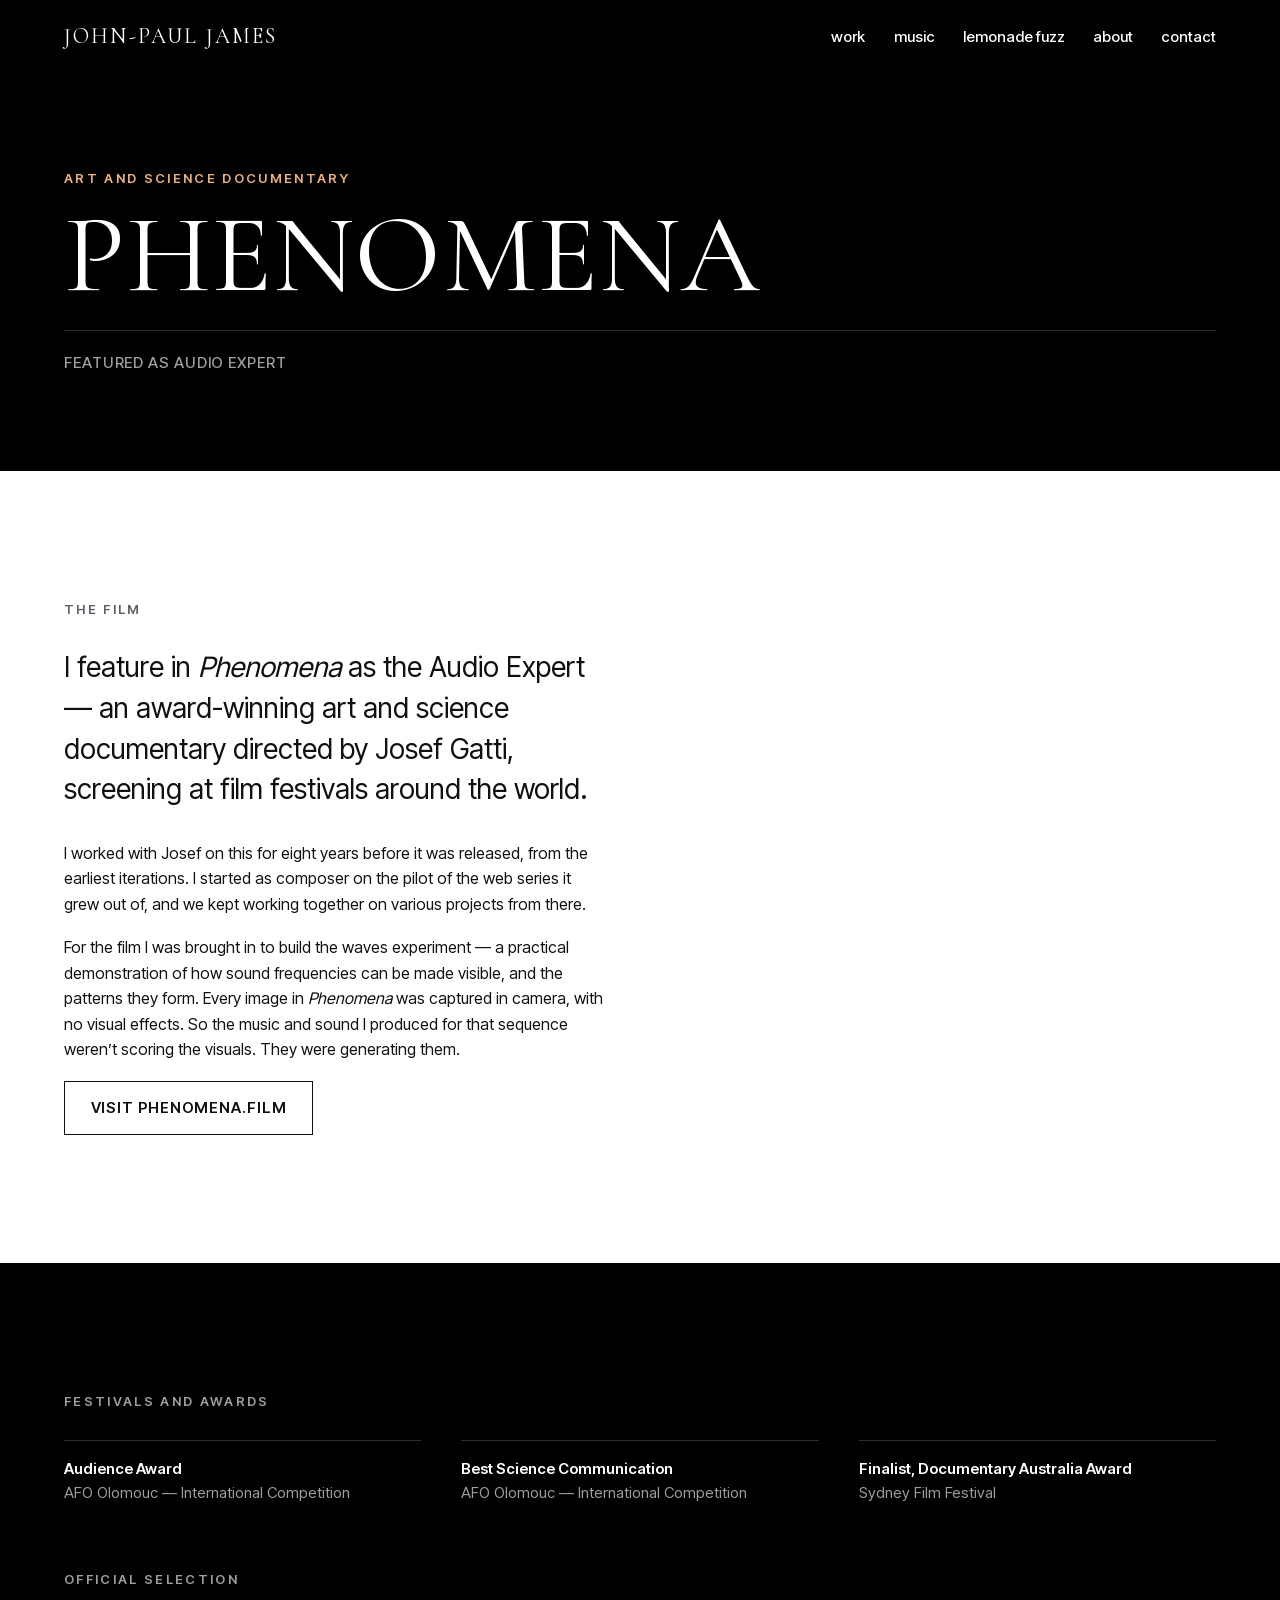
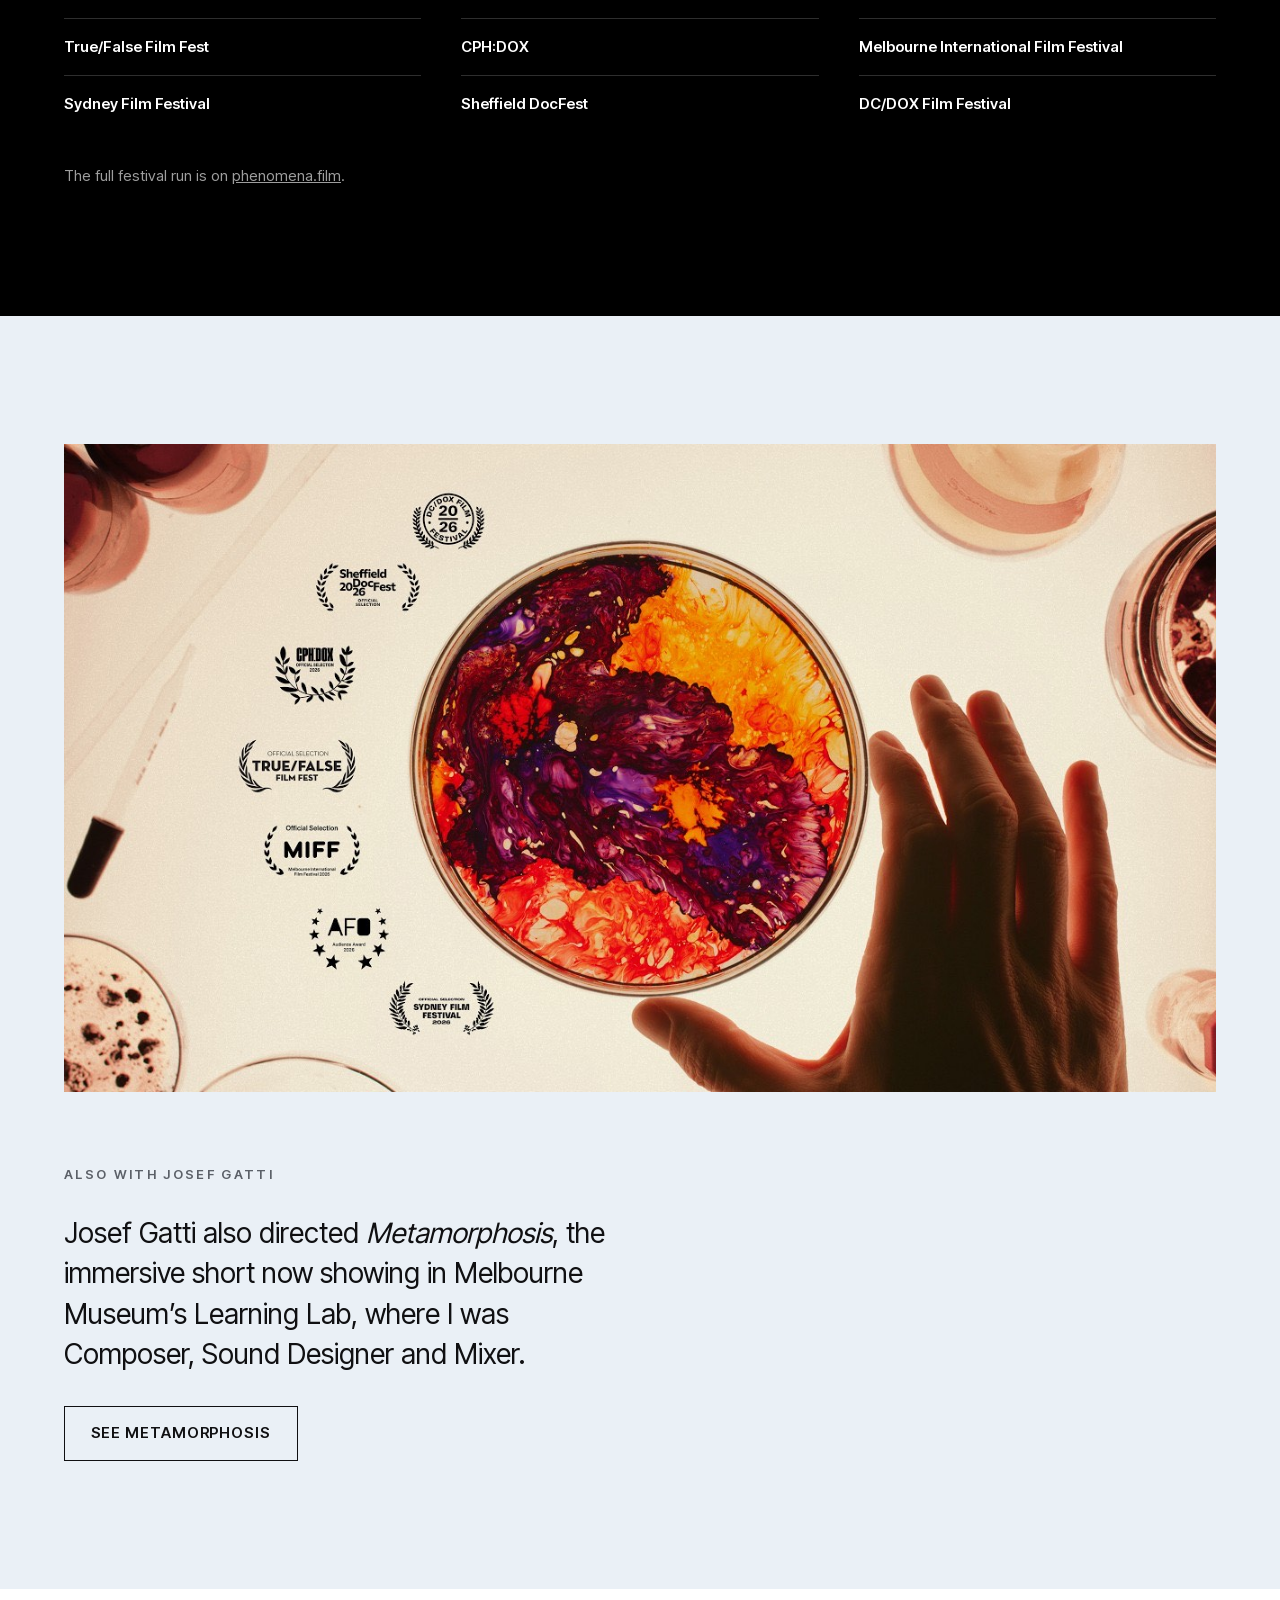
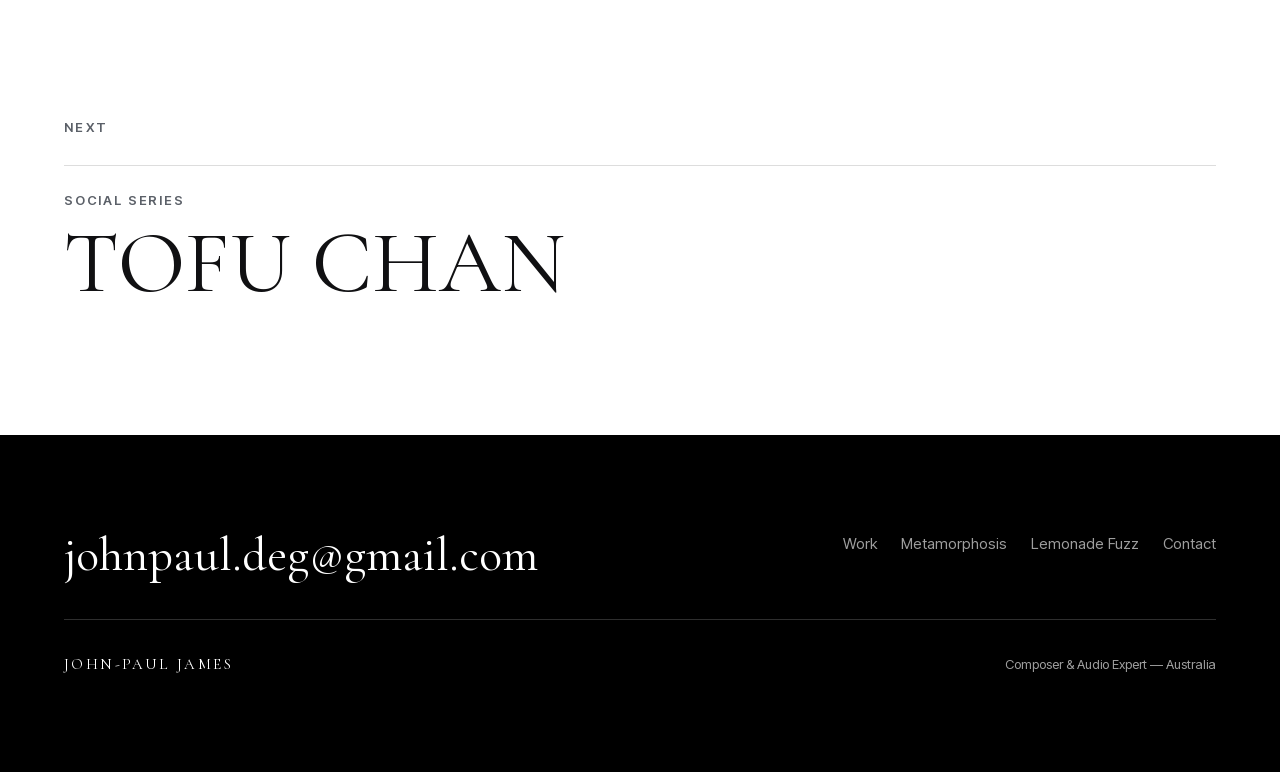
<file: phenomena.html>
<!DOCTYPE html>
<html lang="en-AU">
<head>
<meta charset="utf-8">
<meta name="viewport" content="width=device-width, initial-scale=1">
<title>Phenomena — Audio Expert | John-Paul James</title>
<meta name="description" content="John-Paul James features as the Audio Expert in Phenomena, an award-winning art and science documentary directed by Josef Gatti, currently screening at film festivals internationally.">
<link rel="canonical" href="https://jpjames.com.au/phenomena.html">

<meta property="og:type" content="article">
<meta property="og:site_name" content="John-Paul James">
<meta property="og:title" content="Phenomena — Audio Expert">
<meta property="og:description" content="Featured as the Audio Expert in an award-winning art and science documentary, screening at festivals worldwide.">
<meta property="og:url" content="https://jpjames.com.au/phenomena.html">
<meta property="og:image" content="https://jpjames.com.au/og-phenomena.jpg">
<meta name="twitter:card" content="summary_large_image">

<link rel="icon" href="favicon.svg" type="image/svg+xml">
<link rel="preload" href="cormorant-garamond-var.woff2" as="font" type="font/woff2" crossorigin>
<link rel="preload" href="inter-tight-var.woff2" as="font" type="font/woff2" crossorigin>
<link rel="stylesheet" href="site.css">
</head>
<body>

<a class="skip-link" href="#main">Skip to content</a>

<header class="site-header is-stuck">
  <div class="wrap">
    <a class="wordmark" href="index.html">John-Paul James</a>
    <button class="nav-toggle" type="button" aria-expanded="false" aria-controls="site-nav">Menu</button>
    <nav class="site-nav" id="site-nav" aria-label="Primary">
      <ul>
        <li><a href="index.html#work">work</a></li>
        <li><a href="index.html#music">music</a></li>
        <li><a href="lemonade-fuzz.html">lemonade fuzz</a></li>
        <li><a href="index.html#about">about</a></li>
        <li><a href="index.html#contact">contact</a></li>
      </ul>
    </nav>
  </div>
</header>

<main id="main">

  <section class="project-hero">
    <div class="wrap">
      <p class="project-hero__eyebrow">Art and science documentary</p>
      <h1 class="project-hero__title">Phenomena</h1>
      <p class="project-hero__role">Featured as Audio Expert</p>
    </div>
  </section>

  <section class="section">
    <div class="wrap">
      <div class="split">
        <div>
          <p class="section-label">The film</p>
          <p class="lede">I feature in <em>Phenomena</em> as the Audio Expert &mdash; an award-winning art and science documentary directed by Josef Gatti, screening at film festivals around the world.</p>
          <p>I worked with Josef on this for eight years before it was released, from the earliest iterations. I started as composer on the pilot of the web series it grew out of, and we kept working together on various projects from there.</p>
          <p>For the film I was brought in to build the waves experiment &mdash; a practical demonstration of how sound frequencies can be made visible, and the patterns they form. Every image in <em>Phenomena</em> was captured in camera, with no visual effects. So the music and sound I produced for that sequence weren&rsquo;t scoring the visuals. They were generating them.</p>
          <p><a class="btn" href="https://www.phenomena.film/" rel="noopener">Visit phenomena.film</a></p>
        </div>
        <div>
          <div class="embed">
            <iframe src="https://www.youtube-nocookie.com/embed/bgBRG8-IYC4"
                    title="Phenomena — trailer"
                    loading="lazy"
                    allow="accelerometer; autoplay; clipboard-write; encrypted-media; gyroscope; picture-in-picture"
                    allowfullscreen></iframe>
          </div>
        </div>
      </div>
    </div>
  </section>

  <section class="section section--dark">
    <div class="wrap">
      <p class="section-label">Festivals and awards</p>
      <ul class="laurels">
        <li>
          <strong>Audience Award</strong>
          <span class="year">AFO Olomouc &mdash; International Competition</span>
        </li>
        <li>
          <strong>Best Science Communication</strong>
          <span class="year">AFO Olomouc &mdash; International Competition</span>
        </li>
        <li>
          <strong>Finalist, Documentary Australia Award</strong>
          <span class="year">Sydney Film Festival</span>
        </li>
      </ul>

      <p class="section-label" style="margin-top:3rem">Official selection</p>
      <!-- Taken from the laurels on the key art below. Remove any you'd rather not list. -->
      <ul class="laurels">
        <li><strong>True/False Film Fest</strong></li>
        <li><strong>CPH:DOX</strong></li>
        <li><strong>Melbourne International Film Festival</strong></li>
        <li><strong>Sydney Film Festival</strong></li>
        <li><strong>Sheffield DocFest</strong></li>
        <li><strong>DC/DOX Film Festival</strong></li>
      </ul>

      <p class="note" style="margin-top:2rem">
        The full festival run is on
        <a href="https://www.phenomena.film/" rel="noopener">phenomena.film</a>.
      </p>
    </div>
  </section>

  <section class="section section--pale">
    <div class="wrap">
      <img class="feature-img" style="margin-bottom:clamp(2.5rem,6vw,4.5rem)"
           src="phenomena-1000.jpg"
           srcset="phenomena-640.jpg 640w,
                   phenomena-1000.jpg 1000w,
                   phenomena-1280.jpg 1280w"
           sizes="100vw"
           alt="Phenomena key art: a hand reaching towards a petri dish of swirling red, purple and orange chemical reaction on a pale surface, surrounded by film festival laurels."
           loading="lazy" decoding="async">

      <p class="section-label">Also with Josef Gatti</p>
      <div class="split">
        <div>
          <p class="lede">Josef Gatti also directed <em>Metamorphosis</em>, the immersive short now showing in Melbourne Museum&rsquo;s Learning Lab, where I was Composer, Sound Designer and Mixer.</p>
          <p><a class="btn" href="metamorphosis.html">See Metamorphosis</a></p>
        </div>
      </div>
    </div>
  </section>

  <section class="section">
    <div class="wrap next-project">
      <p class="section-label">Next</p>
      <a class="next-project__link" href="tofu-chan.html">
        <span class="next-project__meta">Social series</span>
        <span class="next-project__title">Tofu Chan</span>
      </a>
    </div>
  </section>

</main>

<footer class="site-footer">
  <div class="wrap">
    <div class="site-footer__top">
      <a class="site-footer__email" href="mailto:johnpaul.deg@gmail.com">johnpaul.deg@gmail.com</a>
      <ul class="footer-links">
        <li><a href="index.html#work">Work</a></li>
        <li><a href="metamorphosis.html">Metamorphosis</a></li>
        <li><a href="lemonade-fuzz.html">Lemonade Fuzz</a></li>
        <li><a href="index.html#contact">Contact</a></li>
      </ul>
    </div>
    <div class="site-footer__bottom">
      <span class="site-footer__name">John-Paul James</span>
      <span>Composer &amp; Audio Expert &mdash; Australia</span>
    </div>
  </div>
</footer>

<script src="site.js"></script>
</body>
</html>
</file>
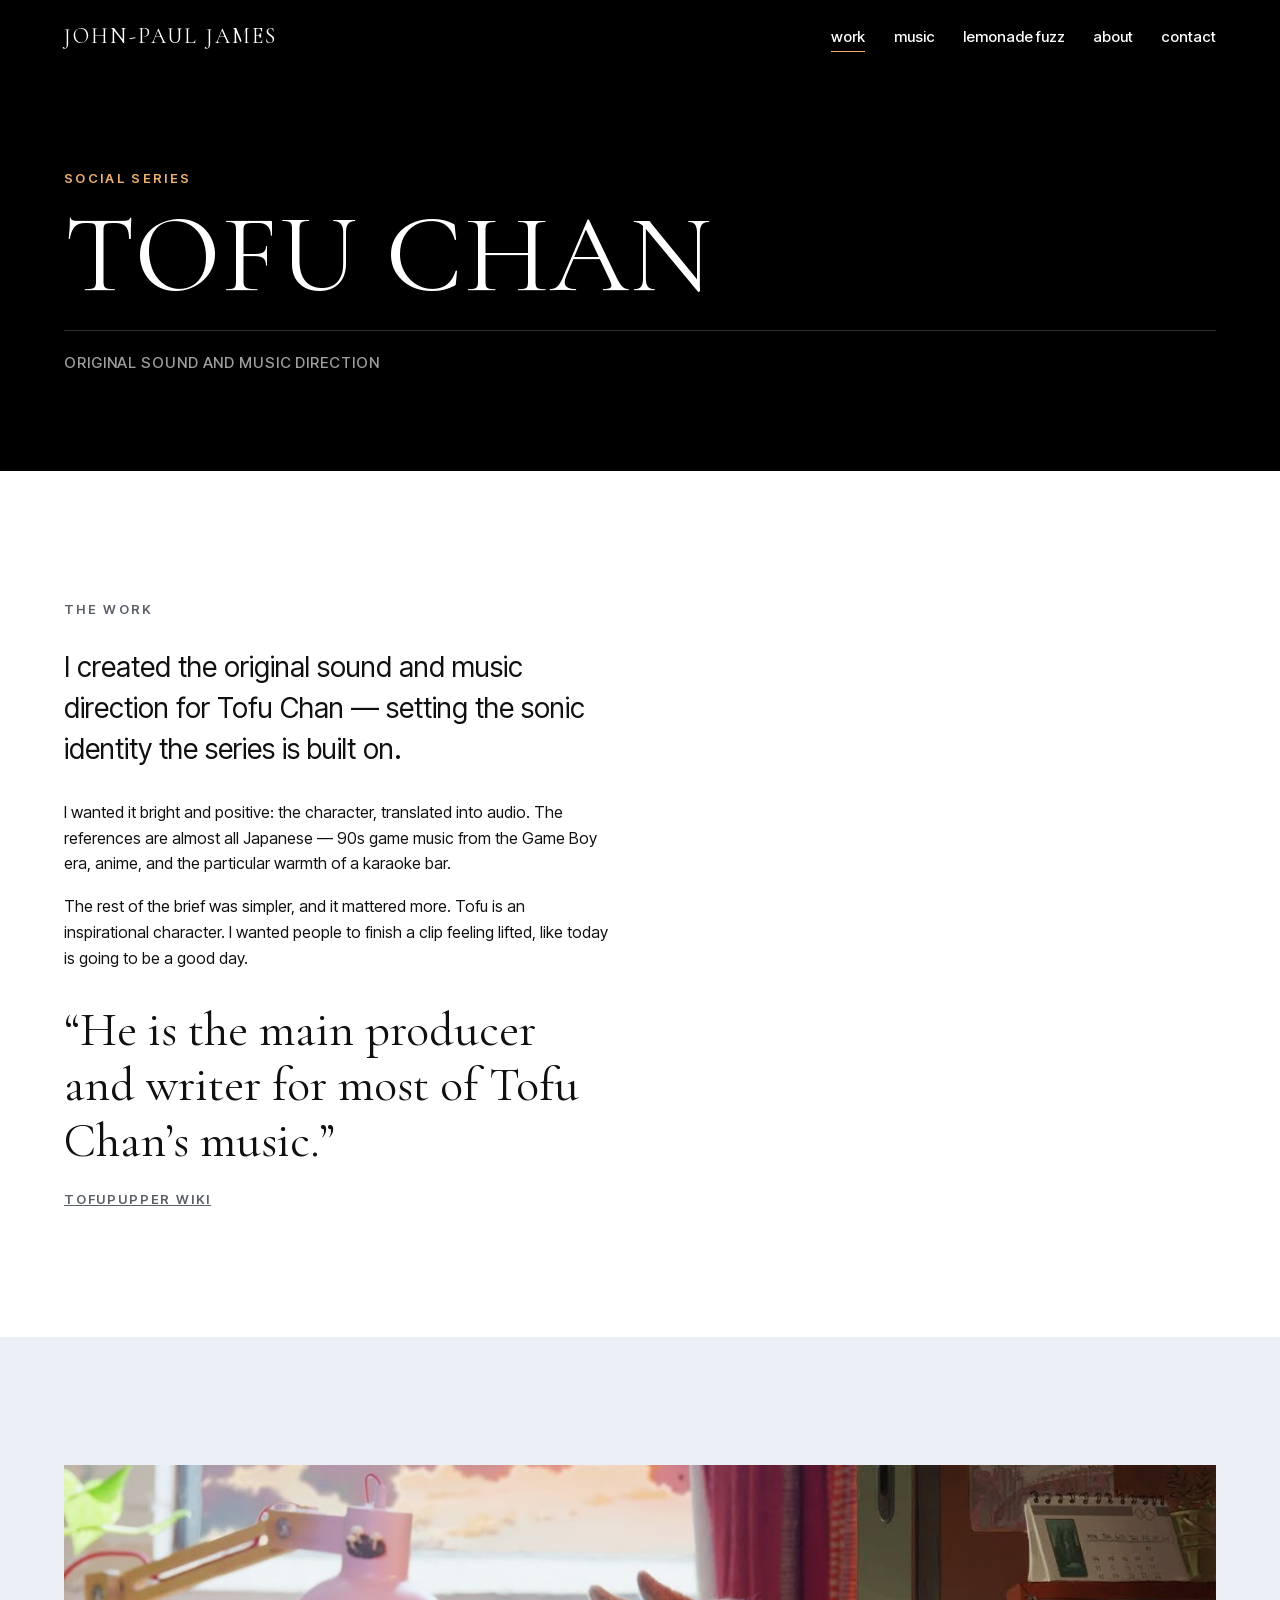
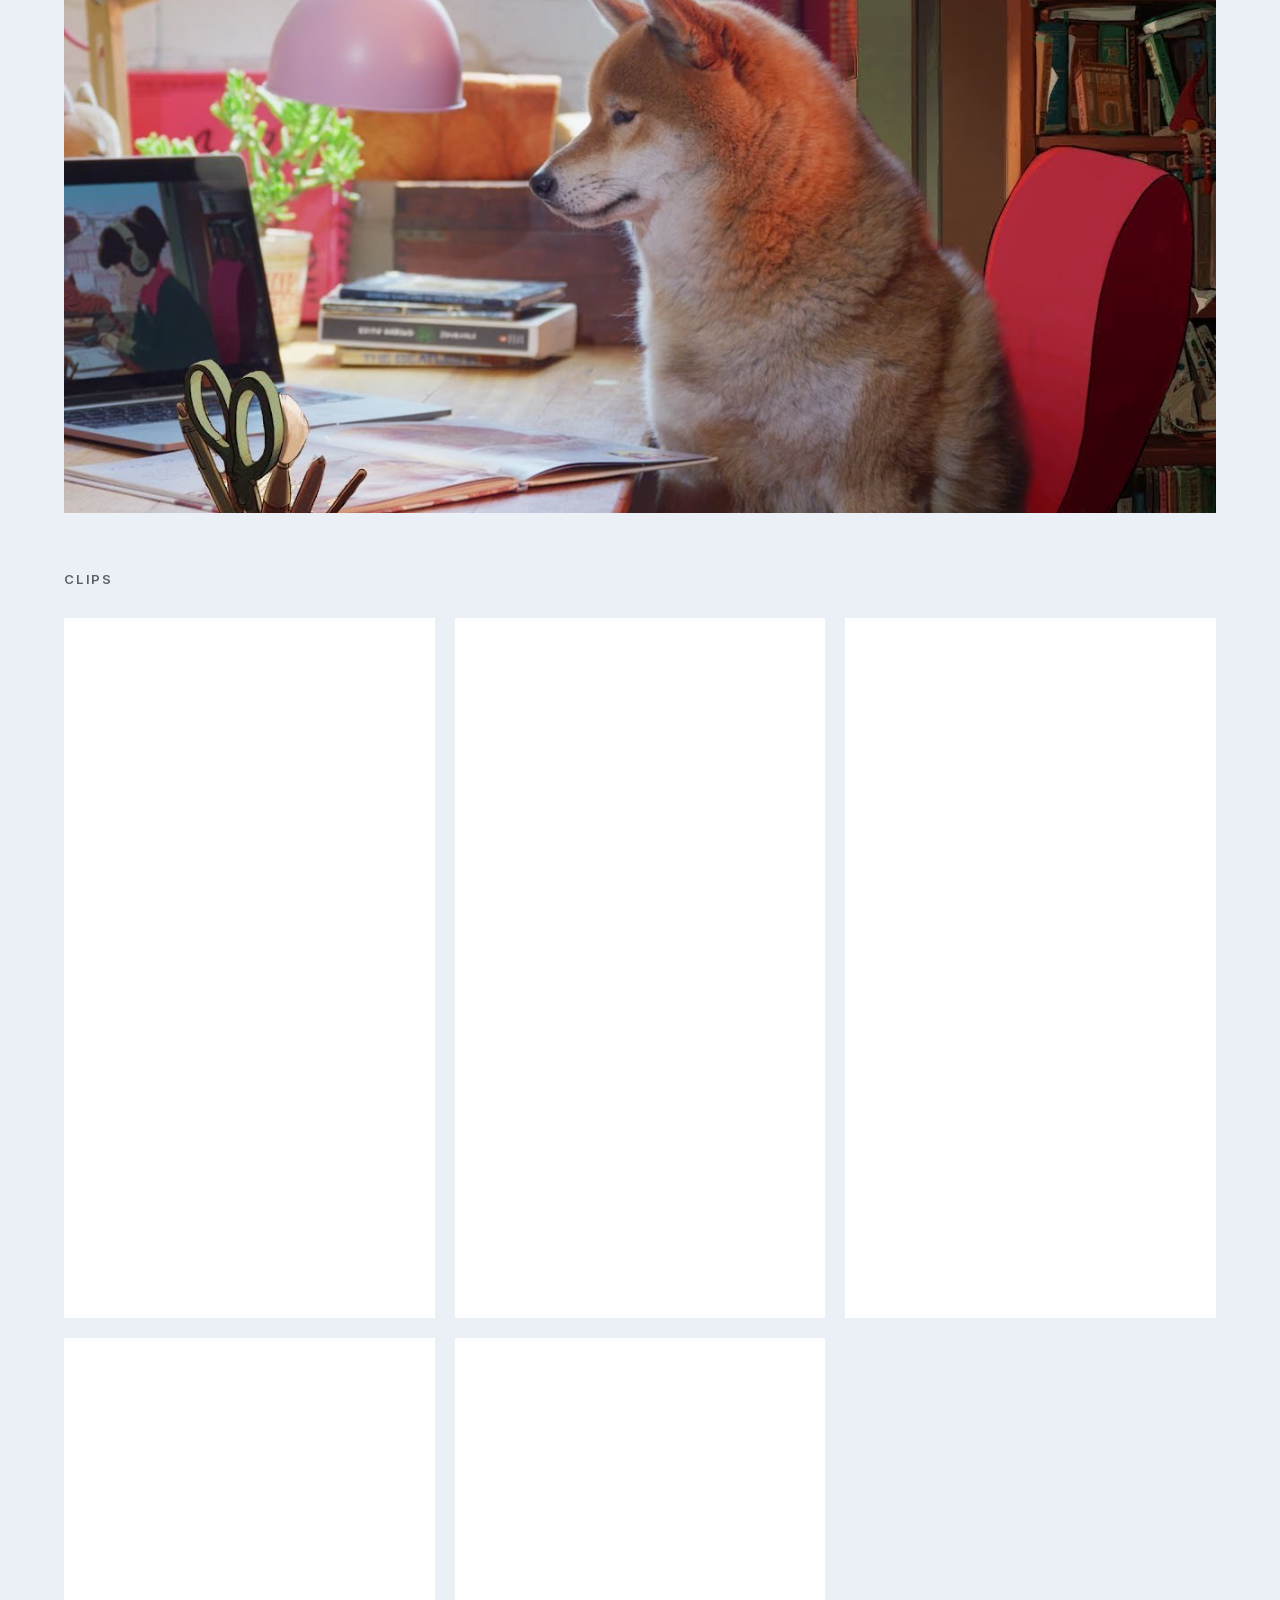
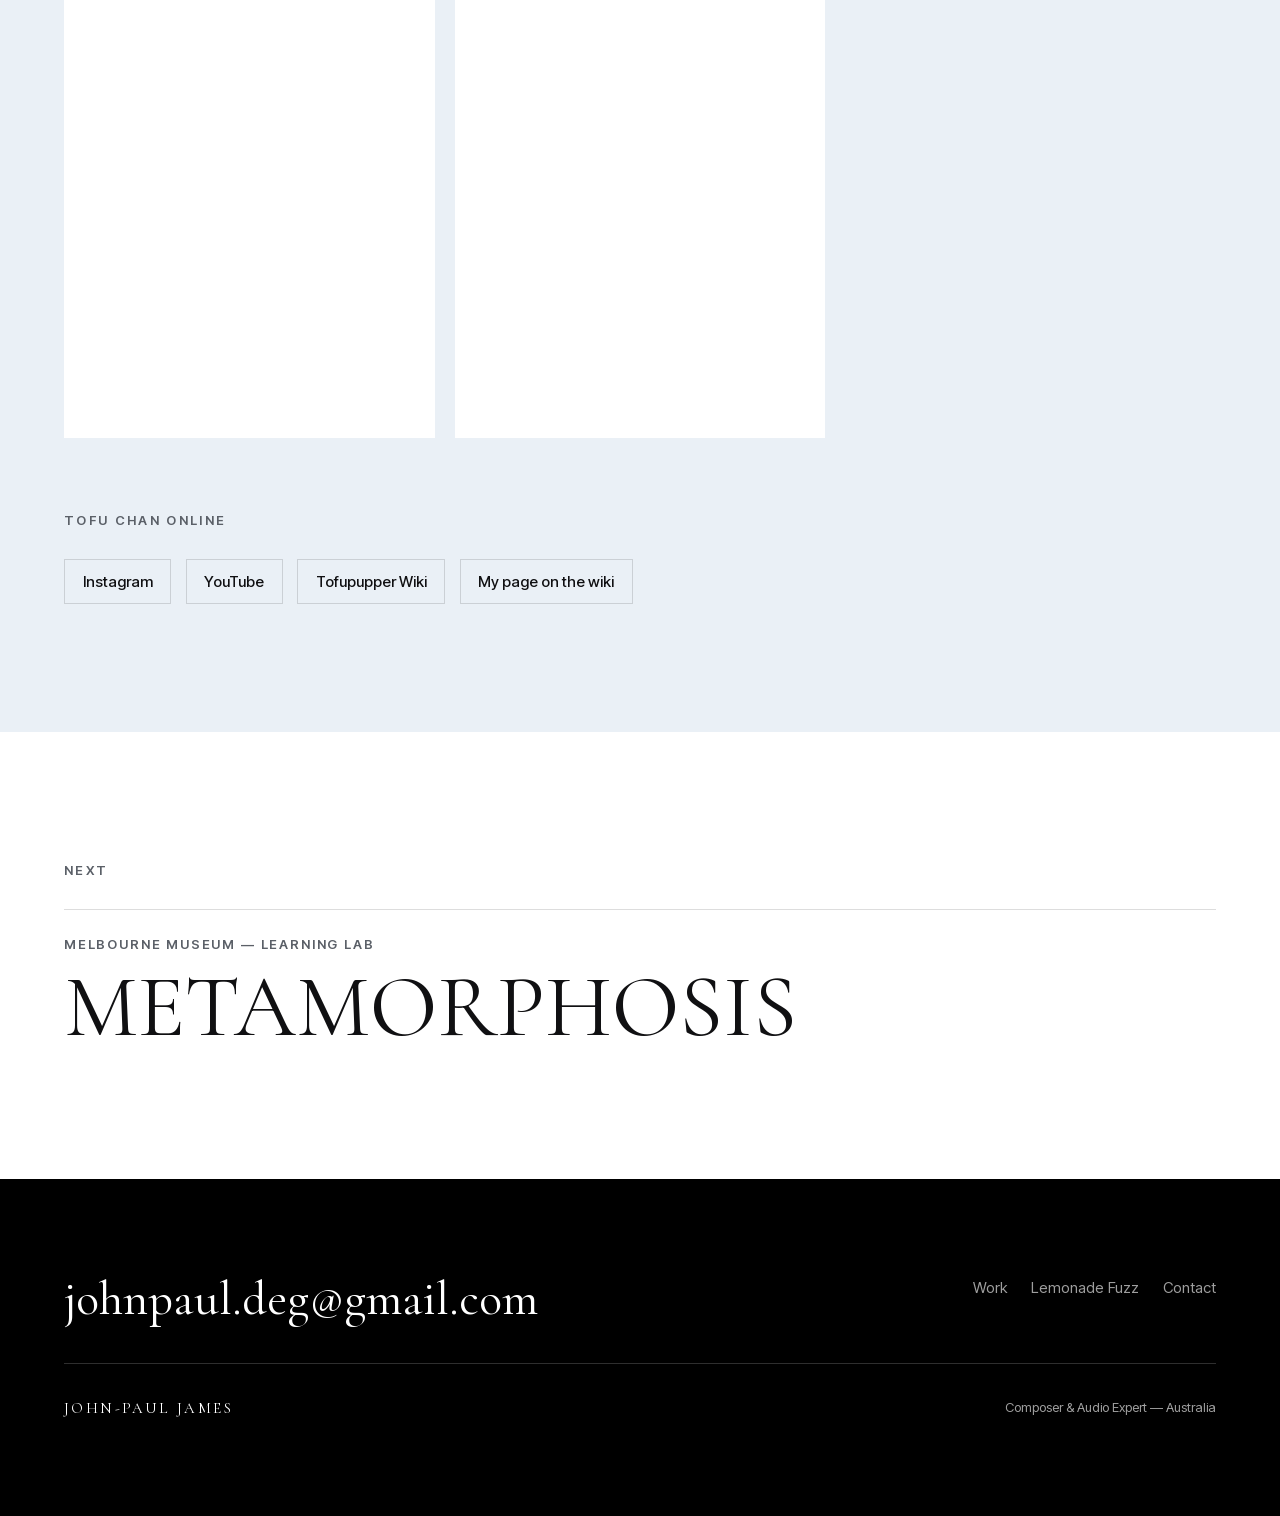
<file: tofu-chan.html>
<!DOCTYPE html>
<html lang="en-AU">
<head>
<meta charset="utf-8">
<meta name="viewport" content="width=device-width, initial-scale=1">
<title>Tofu Chan — Sound &amp; Music Direction | John-Paul James</title>
<meta name="description" content="Original sound and music direction for Tofu Chan, a popular social media series.">
<link rel="canonical" href="https://jpjames.com.au/tofu-chan.html">

<meta property="og:type" content="article">
<meta property="og:site_name" content="John-Paul James">
<meta property="og:title" content="Tofu Chan — Sound &amp; Music Direction">
<meta property="og:description" content="Original sound and music direction for a popular social media series.">
<meta property="og:url" content="https://jpjames.com.au/tofu-chan.html">
<meta property="og:image" content="https://jpjames.com.au/og-tofu-chan.jpg">
<meta name="twitter:card" content="summary_large_image">

<link rel="icon" href="favicon.svg" type="image/svg+xml">
<link rel="preload" href="cormorant-garamond-var.woff2" as="font" type="font/woff2" crossorigin>
<link rel="preload" href="inter-tight-var.woff2" as="font" type="font/woff2" crossorigin>
<link rel="stylesheet" href="site.css">
</head>
<body>

<a class="skip-link" href="#main">Skip to content</a>

<header class="site-header is-stuck">
  <div class="wrap">
    <a class="wordmark" href="index.html">John-Paul James</a>
    <button class="nav-toggle" type="button" aria-expanded="false" aria-controls="site-nav">Menu</button>
    <nav class="site-nav" id="site-nav" aria-label="Primary">
      <ul>
        <li><a href="index.html#work" aria-current="page">work</a></li>
        <li><a href="index.html#music">music</a></li>
        <li><a href="lemonade-fuzz.html">lemonade fuzz</a></li>
        <li><a href="index.html#about">about</a></li>
        <li><a href="index.html#contact">contact</a></li>
      </ul>
    </nav>
  </div>
</header>

<main id="main">

  <section class="project-hero">
    <div class="wrap">
      <p class="project-hero__eyebrow">Social series</p>
      <h1 class="project-hero__title">Tofu Chan</h1>
      <p class="project-hero__role">Original sound and music direction</p>
    </div>
  </section>

  <section class="section">
    <div class="wrap">
      <div class="split">
        <div>
          <p class="section-label">The work</p>
          <p class="lede">I created the original sound and music direction for Tofu Chan &mdash; setting the sonic identity the series is built on.</p>
          <p>I wanted it bright and positive: the character, translated into audio. The references are almost all Japanese &mdash; 90s game music from the Game Boy era, anime, and the particular warmth of a karaoke bar.</p>
          <p>The rest of the brief was simpler, and it mattered more. Tofu is an inspirational character. I wanted people to finish a clip feeling lifted, like today is going to be a good day.</p>

          <blockquote class="credit-quote" style="margin-top:2rem">
            <p>&ldquo;He is the main producer and writer for most of Tofu Chan&rsquo;s music.&rdquo;</p>
            <cite><a href="https://tofupupper.fandom.com/wiki/John-Paul_James" rel="noopener">Tofupupper Wiki</a></cite>
          </blockquote>
        </div>
        <div>
          <div class="embed">
            <iframe src="https://www.youtube-nocookie.com/embed/f3wdhjlJSWI"
                    title="Tofu Chan — chill hop track"
                    loading="lazy"
                    allow="accelerometer; autoplay; clipboard-write; encrypted-media; gyroscope; picture-in-picture"
                    allowfullscreen></iframe>
          </div>
        </div>
      </div>
    </div>
  </section>

  <section class="section section--pale">
    <div class="wrap">
      <img class="feature-img" style="margin-bottom:clamp(2rem,5vw,3.5rem)"
           src="tofu-chan-1000.jpg"
           srcset="tofu-chan-640.jpg 640w,
                   tofu-chan-1000.jpg 1000w,
                   tofu-chan-1280.jpg 1280w"
           sizes="100vw"
           alt="Tofu Chan, a shiba inu, sitting at a sunlit desk beside an open laptop, books and a pink lamp in a lo-fi study scene."
           loading="lazy" decoding="async">

      <p class="section-label">Clips</p>
      <!-- Instagram's official embed, left intact. It renders for logged-out
           visitors and carries its own thumbnail, player and attribution.
           lazy loading keeps the frames from all firing on page load. -->
      <ul class="clip-grid">
        <li>
          <iframe src="https://www.instagram.com/reel/CTa18NoBmBX/embed/"
                    title="Tofu Chan on Instagram"
                    loading="lazy" scrolling="no"></iframe>
        </li>
        <li>
          <iframe src="https://www.instagram.com/reel/CZNhtQLpOgf/embed/"
                    title="Tofu Chan on Instagram"
                    loading="lazy" scrolling="no"></iframe>
        </li>
        <li>
          <iframe src="https://www.instagram.com/reel/CVjKJxaBIP_/embed/"
                    title="Tofu Chan on Instagram"
                    loading="lazy" scrolling="no"></iframe>
        </li>
        <li>
          <iframe src="https://www.instagram.com/p/B95Z_SbHgdP/embed/"
                    title="Tofu Chan on Instagram"
                    loading="lazy" scrolling="no"></iframe>
        </li>
        <li>
          <iframe src="https://www.instagram.com/p/B0w9BUgn_fl/embed/"
                    title="Tofu Chan on Instagram"
                    loading="lazy" scrolling="no"></iframe>
        </li>
      </ul>

      <p class="section-label" style="margin-top:clamp(3rem,6vw,4.5rem)">Tofu Chan online</p>
      <ul class="link-row link-row--light">
        <li><a href="https://www.instagram.com/tofupupper/" rel="noopener">Instagram</a></li>
        <li><a href="https://www.youtube.com/@Tofupupper" rel="noopener">YouTube</a></li>
        <li><a href="https://tofupupper.fandom.com/" rel="noopener">Tofupupper Wiki</a></li>
        <li><a href="https://tofupupper.fandom.com/wiki/John-Paul_James" rel="noopener">My page on the wiki</a></li>
      </ul>
    </div>
  </section>

  <section class="section">
    <div class="wrap next-project">
      <p class="section-label">Next</p>
      <a class="next-project__link" href="metamorphosis.html">
        <span class="next-project__meta">Melbourne Museum &mdash; Learning Lab</span>
        <span class="next-project__title">Metamorphosis</span>
      </a>
    </div>
  </section>

</main>

<footer class="site-footer">
  <div class="wrap">
    <div class="site-footer__top">
      <a class="site-footer__email" href="mailto:johnpaul.deg@gmail.com">johnpaul.deg@gmail.com</a>
      <ul class="footer-links">
        <li><a href="index.html#work">Work</a></li>
        <li><a href="lemonade-fuzz.html">Lemonade Fuzz</a></li>
        <li><a href="index.html#contact">Contact</a></li>
      </ul>
    </div>
    <div class="site-footer__bottom">
      <span class="site-footer__name">John-Paul James</span>
      <span>Composer &amp; Audio Expert &mdash; Australia</span>
    </div>
  </div>
</footer>

<script src="site.js"></script>
</body>
</html>
</file>
<file: site.css>
@import url('fonts.css');

/* ============================================================
   DESIGN TOKENS
   Palette and type lifted from the Squarespace design.
   Retune the whole site from this block.
   ============================================================ */

:root {
  /* Colour */
  --black:      #000000;
  --white:      #FFFFFF;
  --apricot:    #EFB071;   /* the one distinctive brand colour */
  --pale:       #EAF0F6;   /* light section band */

  --ink:        #101012;   /* body text on light */
  --ink-muted:  #5B6068;
  --paper:      #FFFFFF;
  --rule:       rgba(16, 16, 18, 0.14);
  --rule-dark:  rgba(255, 255, 255, 0.18);
  --on-dark:    #FFFFFF;
  --on-dark-muted: rgba(255, 255, 255, 0.62);

  /* Type */
  --display: 'Cormorant Garamond', 'Times New Roman', Times, serif;
  --ui: 'Inter Tight', -apple-system, BlinkMacSystemFont, 'Segoe UI', Helvetica, Arial, sans-serif;

  /* Fluid type scale */
  --t-hero:  clamp(3.5rem, 15vw, 12rem);
  --t-xl:    clamp(2.5rem, 7vw, 5.5rem);
  --t-lg:    clamp(1.9rem, 4vw, 3rem);
  --t-md:    clamp(1.3rem, 2.2vw, 1.75rem);
  --t-body:  clamp(1rem, 1.05vw, 1.125rem);
  --t-sm:    0.9375rem;
  --t-xs:    0.8125rem;

  /* Spacing */
  --gutter:  clamp(1.25rem, 5vw, 5rem);
  --section: clamp(4.5rem, 10vw, 9rem);
  --maxw:    82rem;
  --measure: 38rem;

  --header-h: 4.5rem;
  --ease: cubic-bezier(0.22, 1, 0.36, 1);
}

/* ============================================================
   BASE
   ============================================================ */

*, *::before, *::after { box-sizing: border-box; }

html {
  -webkit-text-size-adjust: 100%;
  scroll-behavior: smooth;
  scroll-padding-top: var(--header-h);
}

body {
  margin: 0;
  background: var(--paper);
  color: var(--ink);
  font-family: var(--ui);
  font-size: var(--t-body);
  font-weight: 400;
  line-height: 1.6;
  -webkit-font-smoothing: antialiased;
  -moz-osx-font-smoothing: grayscale;
}

img, video, svg { max-width: 100%; height: auto; display: block; }
a { color: inherit; }

h1, h2, h3, h4 {
  margin: 0;
  font-family: var(--display);
  font-weight: 400;
  line-height: 0.92;
  letter-spacing: 0.01em;
  text-transform: uppercase;
}

p { margin: 0 0 1.1em; }
p:last-child { margin-bottom: 0; }

:focus-visible {
  outline: 2px solid var(--apricot);
  outline-offset: 3px;
}

.skip-link {
  position: absolute;
  left: -9999px;
  top: 0;
  z-index: 999;
  background: var(--black);
  color: var(--white);
  padding: 0.75rem 1.25rem;
  font-size: var(--t-sm);
}
.skip-link:focus { left: 0; }

.visually-hidden {
  position: absolute;
  width: 1px; height: 1px;
  padding: 0; margin: -1px;
  overflow: hidden;
  clip: rect(0 0 0 0);
  white-space: nowrap;
  border: 0;
}

/* ============================================================
   LAYOUT
   ============================================================ */

.wrap {
  width: 100%;
  max-width: var(--maxw);
  margin-inline: auto;
  padding-inline: var(--gutter);
}

.section { padding-block: var(--section); }
.section--dark  { background: var(--black); color: var(--on-dark); }
.section--pale  { background: var(--pale); }

.section-label {
  font-family: var(--ui);
  font-size: var(--t-xs);
  font-weight: 600;
  letter-spacing: 0.18em;
  text-transform: uppercase;
  color: var(--ink-muted);
  margin: 0 0 1.75rem;
}
.section--dark .section-label { color: var(--on-dark-muted); }

.lede {
  font-size: var(--t-md);
  line-height: 1.45;
  max-width: var(--measure);
  font-weight: 400;
}

/* ============================================================
   HEADER
   ============================================================ */

.site-header {
  position: fixed;
  inset: 0 0 auto 0;
  z-index: 100;
  height: var(--header-h);
  display: flex;
  align-items: center;
  color: var(--on-dark);
  transition: background 0.35s var(--ease), color 0.35s var(--ease);
}

/* Solid once scrolled past the hero, or on any page without a dark hero. */
.site-header.is-stuck {
  background: rgba(0, 0, 0, 0.92);
  -webkit-backdrop-filter: saturate(140%) blur(12px);
  backdrop-filter: saturate(140%) blur(12px);
}

.site-header .wrap {
  display: flex;
  align-items: center;
  justify-content: space-between;
  gap: 1.5rem;
}

.wordmark {
  font-family: var(--display);
  font-size: 1.35rem;
  letter-spacing: 0.1em;
  text-transform: uppercase;
  text-decoration: none;
  white-space: nowrap;
}

.site-nav ul {
  display: flex;
  gap: clamp(1rem, 2.2vw, 2.25rem);
  list-style: none;
  margin: 0;
  padding: 0;
}

.site-nav a {
  font-size: var(--t-sm);
  font-weight: 500;
  text-decoration: none;
  padding-block: 0.35rem;
  border-bottom: 1px solid transparent;
  transition: border-color 0.25s var(--ease), opacity 0.25s var(--ease);
}
.site-nav a:hover { border-bottom-color: currentColor; }
.site-nav a[aria-current="page"] { border-bottom-color: var(--apricot); }

.nav-toggle {
  display: none;
  background: none;
  border: 0;
  color: inherit;
  font: inherit;
  font-size: var(--t-sm);
  font-weight: 500;
  padding: 0.5rem 0;
  cursor: pointer;
}

@media (max-width: 860px) {
  .nav-toggle { display: block; }

  .site-nav {
    position: fixed;
    inset: var(--header-h) 0 auto 0;
    background: rgba(0, 0, 0, 0.97);
    -webkit-backdrop-filter: blur(12px);
    backdrop-filter: blur(12px);
    color: var(--on-dark);
    display: none;
  }
  .site-nav[data-open="true"] { display: block; }

  .site-nav ul {
    flex-direction: column;
    gap: 0;
    padding: 0.5rem var(--gutter) 1.75rem;
  }
  .site-nav li + li { border-top: 1px solid var(--rule-dark); }
  .site-nav a {
    display: block;
    padding: 0.95rem 0;
    font-size: 1.05rem;
    border-bottom: 0;
  }
}

/* ============================================================
   HERO — full viewport, black, name stacked
   ============================================================ */

.hero {
  position: relative;
  min-height: 100svh;
  display: flex;
  align-items: flex-end;
  background: var(--black);
  color: var(--on-dark);
  overflow: hidden;
}

.hero__media {
  position: absolute;
  inset: 0;
}

/* The portrait is square. Full-bleed on a wide screen shows the entire frame,
   which shrinks the face and hands the composition to the dark background, so
   on desktop it takes the right side only and feathers into the black, letting
   the name own the left. */
@media (min-width: 861px) {
  .hero__media {
    left: auto;
    width: min(62%, 46rem);
  }
  .hero__media img,
  .hero__media video {
    -webkit-mask-image: linear-gradient(90deg, transparent 0%, #000 26%, #000 100%);
    mask-image: linear-gradient(90deg, transparent 0%, #000 26%, #000 100%);
  }
}

/* On mobile a full-bleed square gets scaled to the viewport height, which zooms
   the face enormously. Matching the Squarespace treatment instead: a contained,
   inset 4:5 block with the name stacked beneath it. */
@media (max-width: 860px) {
  .hero {
    display: block;
    min-height: 0;
    padding-top: calc(var(--header-h) + 1.25rem);
    padding-bottom: clamp(2rem, 6vh, 3.5rem);
  }

  .hero__media {
    position: relative;
    inset: auto;
    padding-inline: var(--gutter);
  }
  .hero__media img,
  .hero__media video {
    aspect-ratio: 4 / 5;
    height: auto;
    object-position: 62% 22%;
    opacity: 1;
  }
  /* The name sits below the image now, so it needs no scrim. */
  .hero__media::after { content: none; }

  /* section.hero beats the base `.hero .wrap` rule, which sits later in the file
     and otherwise reapplies its header-clearing padding of 104px here. */
  section.hero .wrap {
    padding-top: clamp(1.5rem, 4vw, 2rem);
    padding-bottom: 0;
  }
}
/* The portrait is a tight, already-dark chiaroscuro crop, so it carries a high
   opacity. object-position keeps the face in frame and the dark left side clear
   for the name; the Y value stops a 16:9 crop slicing through the eyes. */
.hero__media img,
.hero__media video {
  width: 100%;
  height: 100%;
  object-fit: cover;
  object-position: 62% 26%;
  opacity: 0.95;
}

/* Only a vertical wash now — the horizontal falloff is handled by the mask
   above, so the face keeps its contrast instead of being flattened twice. */
.hero__media::after {
  content: '';
  position: absolute;
  inset: 0;
  background: linear-gradient(180deg,
    rgba(0,0,0,0.45) 0%,
    rgba(0,0,0,0.00) 32%,
    rgba(0,0,0,0.00) 44%,
    rgba(0,0,0,0.62) 72%,
    rgba(0,0,0,0.92) 100%);
}

.hero .wrap {
  position: relative;
  z-index: 1;
  padding-bottom: clamp(3rem, 8vh, 6rem);
  padding-top: calc(var(--header-h) + 2rem);
}

.hero__name {
  font-size: var(--t-hero);
  line-height: 0.82;
  letter-spacing: 0.005em;
  margin: 0;
}
.hero__name span { display: block; }

.hero__meta {
  display: flex;
  flex-wrap: wrap;
  align-items: baseline;
  gap: 0.75rem 1.5rem;
  margin-top: clamp(1.5rem, 3vh, 2.5rem);
  padding-top: 1.5rem;
  border-top: 1px solid var(--rule-dark);
}

.hero__title {
  font-family: var(--ui);
  font-size: var(--t-sm);
  font-weight: 600;
  letter-spacing: 0.16em;
  text-transform: uppercase;
}

.hero__line {
  font-family: var(--ui);
  color: var(--on-dark-muted);
  max-width: 34rem;
  margin: 0;
  font-size: var(--t-sm);
}

.hero__scroll {
  position: absolute;
  right: var(--gutter);
  bottom: clamp(3rem, 8vh, 6rem);
  z-index: 1;
  font-size: var(--t-xs);
  letter-spacing: 0.16em;
  text-transform: uppercase;
  color: var(--on-dark-muted);
  text-decoration: none;
}
@media (max-width: 860px) { .hero__scroll { display: none; } }

/* ============================================================
   CREDIBILITY BAR — apricot, sits directly under the hero
   ============================================================ */

.credibility {
  background: var(--apricot);
  color: var(--black);
}

.credibility .wrap {
  display: flex;
  flex-wrap: wrap;
  align-items: center;
  justify-content: space-between;
  gap: 1.25rem 2rem;
  padding-block: clamp(1.75rem, 4vw, 2.75rem);
}

.credibility__text { max-width: 54rem; }

.credibility__eyebrow {
  font-size: var(--t-xs);
  font-weight: 600;
  letter-spacing: 0.18em;
  text-transform: uppercase;
  margin: 0 0 0.5rem;
  opacity: 0.72;
}

.credibility__headline {
  font-family: var(--display);
  font-size: var(--t-lg);
  text-transform: uppercase;
  line-height: 0.95;
  margin: 0;
}

.credibility__sub {
  font-size: var(--t-sm);
  margin: 0.6rem 0 0;
  opacity: 0.82;
}

/* ============================================================
   BUTTONS
   ============================================================ */

.btn {
  display: inline-flex;
  align-items: center;
  gap: 0.6rem;
  font-family: var(--ui);
  font-size: var(--t-sm);
  font-weight: 600;
  letter-spacing: 0.06em;
  text-transform: uppercase;
  text-decoration: none;
  padding: 0.9rem 1.6rem;
  border: 1px solid currentColor;
  background: transparent;
  color: inherit;
  cursor: pointer;
  transition: background 0.25s var(--ease), color 0.25s var(--ease);
}
.btn:hover { background: var(--black); color: var(--white); border-color: var(--black); }
.btn--solid { background: var(--black); color: var(--white); border-color: var(--black); }
.btn--solid:hover { background: transparent; color: var(--black); }

.section--dark .btn:hover { background: var(--white); color: var(--black); border-color: var(--white); }

/* ============================================================
   FOOTER
   ============================================================ */

.site-footer {
  background: var(--black);
  color: var(--on-dark);
  padding-block: clamp(3.5rem, 8vw, 6rem);
}

.site-footer__top {
  display: flex;
  flex-wrap: wrap;
  gap: 2rem 3rem;
  justify-content: space-between;
  align-items: flex-start;
  padding-bottom: 2.5rem;
  border-bottom: 1px solid var(--rule-dark);
}

.site-footer__email {
  font-family: var(--display);
  font-size: var(--t-lg);
  text-transform: none;
  text-decoration: none;
  line-height: 1;
  word-break: break-word;
}
.site-footer__email:hover { color: var(--apricot); }

.footer-links {
  display: flex;
  flex-wrap: wrap;
  gap: 0.4rem 1.5rem;
  list-style: none;
  margin: 0;
  padding: 0;
}
.footer-links a {
  font-size: var(--t-sm);
  text-decoration: none;
  color: var(--on-dark-muted);
  transition: color 0.25s var(--ease);
}
.footer-links a:hover { color: var(--on-dark); }

.site-footer__bottom {
  display: flex;
  flex-wrap: wrap;
  gap: 0.5rem 2rem;
  justify-content: space-between;
  align-items: center;
  padding-top: 2rem;
  font-size: var(--t-xs);
  color: var(--on-dark-muted);
}

.site-footer__name {
  font-family: var(--display);
  font-size: var(--t-sm);
  letter-spacing: 0.16em;
  text-transform: uppercase;
  color: var(--on-dark);
}

/* ============================================================
   PLACEHOLDERS — visible on purpose, so nothing ships half-filled
   ============================================================ */

.placeholder {
  display: block;
  border: 1px dashed var(--apricot);
  background: repeating-linear-gradient(
    45deg,
    rgba(239, 176, 113, 0.07) 0 10px,
    transparent 10px 20px
  );
  color: var(--ink-muted);
  font-family: var(--ui);
  font-size: var(--t-xs);
  letter-spacing: 0.1em;
  text-transform: uppercase;
  text-align: center;
  padding: 2rem 1rem;
}
.section--dark .placeholder,
.hero .placeholder { color: var(--on-dark-muted); }

.placeholder--media {
  display: grid;
  place-content: center;
  aspect-ratio: 16 / 9;
  width: 100%;
}

/* In the hero the placeholder fills the viewport, so pin its label to the top
   corner instead of the centre where it would sit across the name. */
.hero .placeholder--media {
  height: 100%;
  aspect-ratio: auto;
  place-content: start;
  text-align: left;
  padding: calc(var(--header-h) + 1.5rem) var(--gutter) 0;
  border: 0;
}

/* ============================================================
   SPLIT — text beside media, stacks on small screens
   ============================================================ */

.split {
  display: grid;
  grid-template-columns: 1fr 1fr;
  gap: clamp(2rem, 5vw, 4.5rem);
  align-items: start;
}
@media (max-width: 860px) { .split { grid-template-columns: 1fr; } }

.split__title {
  font-size: var(--t-xl);
  margin: 0 0 1.25rem;
}

/* Single-column alternative to .split, for sections with no image yet. Capped at
   a readable measure so the copy doesn't run the full width of the page. */
.stack {
  max-width: 46rem;
}

.note {
  font-size: var(--t-sm);
  color: var(--ink-muted);
}
.section--dark .note { color: var(--on-dark-muted); }

.link-row {
  display: flex;
  flex-wrap: wrap;
  gap: 0.6rem 0.9rem;
  list-style: none;
  margin: 1.5rem 0 0;
  padding: 0;
}
.link-row a {
  display: inline-block;
  font-size: var(--t-sm);
  font-weight: 500;
  text-decoration: none;
  padding: 0.6rem 1.1rem;
  border: 1px solid currentColor;
  transition: background 0.25s var(--ease), color 0.25s var(--ease);
}
.link-row a:hover { background: var(--apricot); color: var(--black); border-color: var(--apricot); }

/* ============================================================
   WORK GRID
   ============================================================ */

.work-grid {
  display: grid;
  grid-template-columns: repeat(auto-fit, minmax(17rem, 1fr));
  gap: clamp(1.5rem, 3vw, 2.5rem);
  list-style: none;
  margin: 0;
  padding: 0;
}

/* minmax(0, 1fr) instead of the default auto track: a grid item carrying an
   aspect-ratio can transfer a content-based minimum height back into a minimum
   width, which blows the column wider than the card and knocks the cards out of
   alignment with each other. */
.work-card a {
  display: grid;
  grid-template-columns: minmax(0, 1fr);
  grid-template-rows: auto auto;
  align-content: start;
  gap: 1.1rem;
  text-decoration: none;
  height: 100%;
}

/* The container owns the ratio, not the child. Otherwise a placeholder sizes
   itself from its own text and cards end up different heights, which shifts
   every row beneath them out of line. */
.work-card__media {
  display: block;
  position: relative;
  overflow: hidden;
  background: var(--pale);
  aspect-ratio: 4 / 3;
  min-width: 0;
  min-height: 0;
}
/* Absolute children are out of flow, so no amount of text inside a placeholder
   can stretch the box past its ratio. In normal flow it grows and the rows
   below fall out of line with the neighbouring cards. */
.work-card__media > * {
  position: absolute;
  inset: 0;
  width: 100%;
  height: 100%;
  aspect-ratio: auto;
  padding: 1rem;
}
.work-card__media img {
  object-fit: cover;
  transition: transform 0.6s var(--ease);
}
.work-card a:hover .work-card__media img { transform: scale(1.04); }

.work-card__body { display: block; }

.work-card__meta {
  display: block;
  font-size: var(--t-xs);
  font-weight: 600;
  letter-spacing: 0.14em;
  text-transform: uppercase;
  color: var(--ink-muted);
  margin-bottom: 0.5rem;
}

/* Sized below --t-lg on purpose: at the section heading size, "Metamorphosis"
   needs 398px inside a 358px card and spills into the neighbouring card.
   min-height reserves a full line so a title that does wrap can't drag its
   card's role text out of line with the others. */
.work-card__title {
  --work-title: clamp(1.6rem, 2.9vw, 2.4rem);
  display: block;
  font-family: var(--display);
  font-size: var(--work-title);
  text-transform: uppercase;
  line-height: 0.95;
  min-height: calc(var(--work-title) * 0.95);
  margin-bottom: 0.6rem;
  overflow-wrap: break-word;
  hyphens: auto;
}
.work-card a:hover .work-card__title { color: var(--apricot); }

.work-card__role {
  display: block;
  font-size: var(--t-sm);
  color: var(--ink-muted);
  line-height: 1.5;
}

/* ============================================================
   SERVICES
   ============================================================ */

.services {
  display: grid;
  grid-template-columns: repeat(auto-fit, minmax(15rem, 1fr));
  gap: clamp(1.75rem, 3vw, 3rem);
  list-style: none;
  margin: 0;
  padding: 0;
}
.services h3 {
  font-size: var(--t-md);
  margin-bottom: 0.75rem;
  padding-top: 1rem;
  border-top: 1px solid var(--rule);
}
.services p {
  font-size: var(--t-sm);
  color: var(--ink-muted);
}

/* ============================================================
   CONTACT
   ============================================================ */

.split--contact { margin-top: 2.5rem; }

.contact-email {
  font-family: var(--display);
  font-size: var(--t-lg);
  text-decoration: none;
  word-break: break-word;
}
.contact-email:hover { color: var(--apricot); }

.contact-form { display: grid; gap: 1rem; }

.contact-form label { display: grid; gap: 0.4rem; }
.contact-form label span {
  font-size: var(--t-xs);
  font-weight: 600;
  letter-spacing: 0.14em;
  text-transform: uppercase;
  color: var(--on-dark-muted);
}

.contact-form input,
.contact-form textarea {
  font: inherit;
  font-size: var(--t-sm);
  color: inherit;
  background: transparent;
  border: 1px solid var(--rule-dark);
  padding: 0.8rem 0.9rem;
  width: 100%;
  border-radius: 0;
}
.contact-form input:focus,
.contact-form textarea:focus { border-color: var(--apricot); outline: none; }
.contact-form input:disabled,
.contact-form textarea:disabled { opacity: 0.4; cursor: not-allowed; }
.contact-form textarea { resize: vertical; }

.contact-form .btn:disabled { opacity: 0.4; cursor: not-allowed; }

.form-status {
  margin: 0;
  font-size: var(--t-sm);
  min-height: 1.4em;            /* reserve the line so the button doesn't jump */
}
.form-status[data-state="ok"]    { color: var(--apricot); }
.form-status[data-state="error"] { color: #FF9B8A; }

.contact-form button[type="submit"]:disabled {
  opacity: 0.5;
  cursor: progress;
}

/* ============================================================
   PROJECT PAGES
   ============================================================ */

.project-hero {
  background: var(--black);
  color: var(--on-dark);
  padding-top: calc(var(--header-h) + clamp(3rem, 8vw, 6rem));
  padding-bottom: clamp(3rem, 8vw, 6rem);
}

.project-hero__eyebrow {
  font-size: var(--t-xs);
  font-weight: 600;
  letter-spacing: 0.18em;
  text-transform: uppercase;
  color: var(--apricot);
  margin: 0 0 1rem;
}

/* Smaller than --t-hero: the home page splits a short name over two lines, but
   project titles are single long words ("Metamorphosis") that overflow at 15vw. */
.project-hero__title {
  font-size: clamp(2.5rem, 9vw, 7rem);
  line-height: 0.9;
  margin: 0;
  overflow-wrap: break-word;
  hyphens: auto;
}

.project-hero__role {
  font-size: var(--t-sm);
  font-weight: 500;
  letter-spacing: 0.06em;
  text-transform: uppercase;
  color: var(--on-dark-muted);
  margin: 1.5rem 0 0;
  padding-top: 1.25rem;
  border-top: 1px solid var(--rule-dark);
}

/* The verifiable third-party credit — deliberately the loudest thing on the page. */
.credit-quote {
  margin: 0;
  max-width: 52rem;
}
.credit-quote p {
  font-family: var(--display);
  font-size: var(--t-lg);
  line-height: 1.15;
  text-transform: none;
  margin: 0 0 1.25rem;
}
.credit-quote cite {
  display: block;
  font-family: var(--ui);
  font-style: normal;
  font-size: var(--t-xs);
  font-weight: 600;
  letter-spacing: 0.14em;
  text-transform: uppercase;
  color: var(--ink-muted);
}
.credit-quote cite a { color: inherit; }
.credit-quote cite a:hover { color: var(--ink); }

/* Spec list and credits share a two-column definition layout. */
.spec-list,
.credits {
  list-style: none;
  margin: 0;
  padding: 0;
}
.spec-list li,
.credits li {
  display: grid;
  grid-template-columns: minmax(9rem, 14rem) 1fr;
  gap: 1rem 1.5rem;
  padding: 0.9rem 0;
  border-top: 1px solid var(--rule);
  font-size: var(--t-sm);
}
.section--dark .spec-list li { border-top-color: var(--rule-dark); }

.spec-list li > span:first-child,
.credits li > span:first-child {
  font-size: var(--t-xs);
  font-weight: 600;
  letter-spacing: 0.14em;
  text-transform: uppercase;
  color: var(--ink-muted);
}
.section--dark .spec-list li > span:first-child { color: var(--on-dark-muted); }

@media (max-width: 560px) {
  .spec-list li,
  .credits li { grid-template-columns: 1fr; gap: 0.25rem; }
}

/* Self-hosted player. Capped so a 16:9 clip doesn't dominate a wide screen. */
.video-player {
  display: block;
  width: 100%;
  max-width: 60rem;
  height: auto;
  aspect-ratio: 16 / 9;
  background: var(--black);
}

/* Portrait photograph in a two-column split — capped so it doesn't tower over
   the column of text beside it. */
.portrait-img {
  width: 100%;
  height: auto;
  max-height: 40rem;
  object-fit: cover;
  object-position: center 30%;
}

/* Full-width feature image, shown at its own ratio rather than cropped. */
.feature-img {
  width: 100%;
  height: auto;
  display: block;
}

/* Gallery */
.gallery {
  display: grid;
  grid-template-columns: repeat(auto-fit, minmax(16rem, 1fr));
  gap: clamp(1rem, 2vw, 1.75rem);
  list-style: none;
  margin: 0;
  padding: 0;
}
/* Same rule as the work cards: the cell owns the ratio so every tile matches,
   whether it currently holds an image or a placeholder. */
.gallery li {
  position: relative;
  aspect-ratio: 16 / 9;
  overflow: hidden;
  min-width: 0;
  min-height: 0;
}
.gallery li > * {
  position: absolute;
  inset: 0;
  width: 100%;
  height: 100%;
  aspect-ratio: auto;
  padding: 1rem;
}
.gallery img { object-fit: cover; }

/* Festival laurels */
.laurels {
  list-style: none;
  margin: 0;
  padding: 0;
  display: grid;
  grid-template-columns: repeat(auto-fit, minmax(18rem, 1fr));
  gap: 0 2.5rem;
}
.laurels li {
  padding: 1rem 0;
  border-top: 1px solid var(--rule-dark);
  font-size: var(--t-sm);
}
.laurels strong {
  display: block;
  font-weight: 600;
}
.laurels span.year { color: var(--on-dark-muted); }

/* Next project */
.next-project__link {
  display: block;
  text-decoration: none;
  padding-top: 1.5rem;
  border-top: 1px solid var(--rule);
}
.next-project__meta {
  display: block;
  font-size: var(--t-xs);
  font-weight: 600;
  letter-spacing: 0.14em;
  text-transform: uppercase;
  color: var(--ink-muted);
  margin-bottom: 0.5rem;
}
.next-project__title {
  display: block;
  font-family: var(--display);
  font-size: var(--t-xl);
  text-transform: uppercase;
  line-height: 1;
}
.next-project__link:hover .next-project__title { color: var(--apricot); }

/* Embedded video keeps its ratio without extra markup. */
.embed {
  position: relative;
  width: 100%;
  aspect-ratio: 16 / 9;
}
.embed iframe {
  position: absolute;
  inset: 0;
  width: 100%;
  height: 100%;
  border: 0;
}

/* ============================================================
   WATCH CARD + CLIP LIST
   Instagram's official embed needs third-party JS and is unreliable, so links
   out get a proper card instead. Swap for an <iframe> when a Vimeo/YouTube
   upload exists.
   ============================================================ */

.watch-card {
  position: relative;
  display: block;
  aspect-ratio: 16 / 9;
  overflow: hidden;
  text-decoration: none;
  background: var(--black);
  color: var(--on-dark);
  min-width: 0;
  min-height: 0;
}

.watch-card__poster {
  position: absolute;
  inset: 0;
  width: 100%;
  height: 100%;
  object-fit: cover;
  opacity: 0.5;
  transition: opacity 0.35s var(--ease), transform 0.6s var(--ease);
}
.watch-card:hover .watch-card__poster { opacity: 0.66; transform: scale(1.03); }

.watch-card__text {
  position: absolute;
  inset: auto 0 0 0;
  display: grid;
  gap: 0.3rem;
  padding: 1.5rem;
  background: linear-gradient(180deg, rgba(0,0,0,0) 0%, rgba(0,0,0,0.85) 60%);
}

.watch-card__play {
  position: absolute;
  top: 50%;
  left: 50%;
  transform: translate(-50%, -60%);
  display: grid;
  place-content: center;
  width: 4rem;
  height: 4rem;
  border: 1px solid rgba(255, 255, 255, 0.7);
  border-radius: 50%;
  color: var(--white);
  padding-left: 4px;
  transition: background 0.3s var(--ease), color 0.3s var(--ease);
}
.watch-card:hover .watch-card__play {
  background: var(--apricot);
  border-color: var(--apricot);
  color: var(--black);
}

.watch-card__label {
  font-size: var(--t-xs);
  font-weight: 600;
  letter-spacing: 0.18em;
  text-transform: uppercase;
  color: var(--apricot);
}
.watch-card__title {
  font-family: var(--display);
  font-size: var(--t-lg);
  text-transform: uppercase;
  line-height: 1;
}
.watch-card__meta {
  font-size: var(--t-xs);
  color: var(--on-dark-muted);
}

/* Instagram clip embeds. Their official /embed/ iframe renders for logged-out
   visitors and brings its own thumbnail, player and like count, so it beats any
   hand-made card. Height is fixed because a cross-origin frame can't size itself. */
.clip-grid {
  display: grid;
  grid-template-columns: repeat(3, minmax(0, 1fr));
  gap: clamp(0.75rem, 1.6vw, 1.25rem);
  list-style: none;
  margin: 0;
  padding: 0;
}
.clip-grid li { min-width: 0; }
/* Instagram's embed is a fixed-height cross-origin frame; it can't size itself,
   so 700px is set to clear the full chrome for a 9:16 reel at this column width.
   Anything shorter slices through the comment row and leaves a sliver. */
.clip-grid iframe {
  display: block;
  width: 100%;
  height: 700px;
  border: 0;
  background: var(--white);
}


/* The default .link-row sits on dark sections; this variant works on pale. */
.link-row--light a { border-color: var(--rule); }
.link-row--light a:hover { border-color: var(--apricot); }
@media (max-width: 900px) {
  .clip-grid { grid-template-columns: repeat(2, minmax(0, 1fr)); }
}
@media (max-width: 560px) {
  .clip-grid { grid-template-columns: 1fr; }
  .clip-grid iframe { height: 620px; }
}

}

/* ============================================================
   LEMONADE FUZZ
   Cover work is kept separate from the original-music brand, so the page runs
   warmer than the composition pages. LF has no defined visual identity yet, so
   it inherits this design system rather than inventing one.
   ============================================================ */

.project-hero--lf {
  background: var(--apricot);
  color: var(--black);
}
.project-hero--lf .project-hero__eyebrow { color: rgba(0, 0, 0, 0.62); }
.project-hero--lf .project-hero__role {
  color: rgba(0, 0, 0, 0.72);
  border-top-color: rgba(0, 0, 0, 0.22);
}


/* ============================================================
   MOTION
   ============================================================ */

@media (prefers-reduced-motion: reduce) {
  html { scroll-behavior: auto; }
  *, *::before, *::after {
    animation-duration: 0.01ms !important;
    animation-iteration-count: 1 !important;
    transition-duration: 0.01ms !important;
  }
}
</file>
